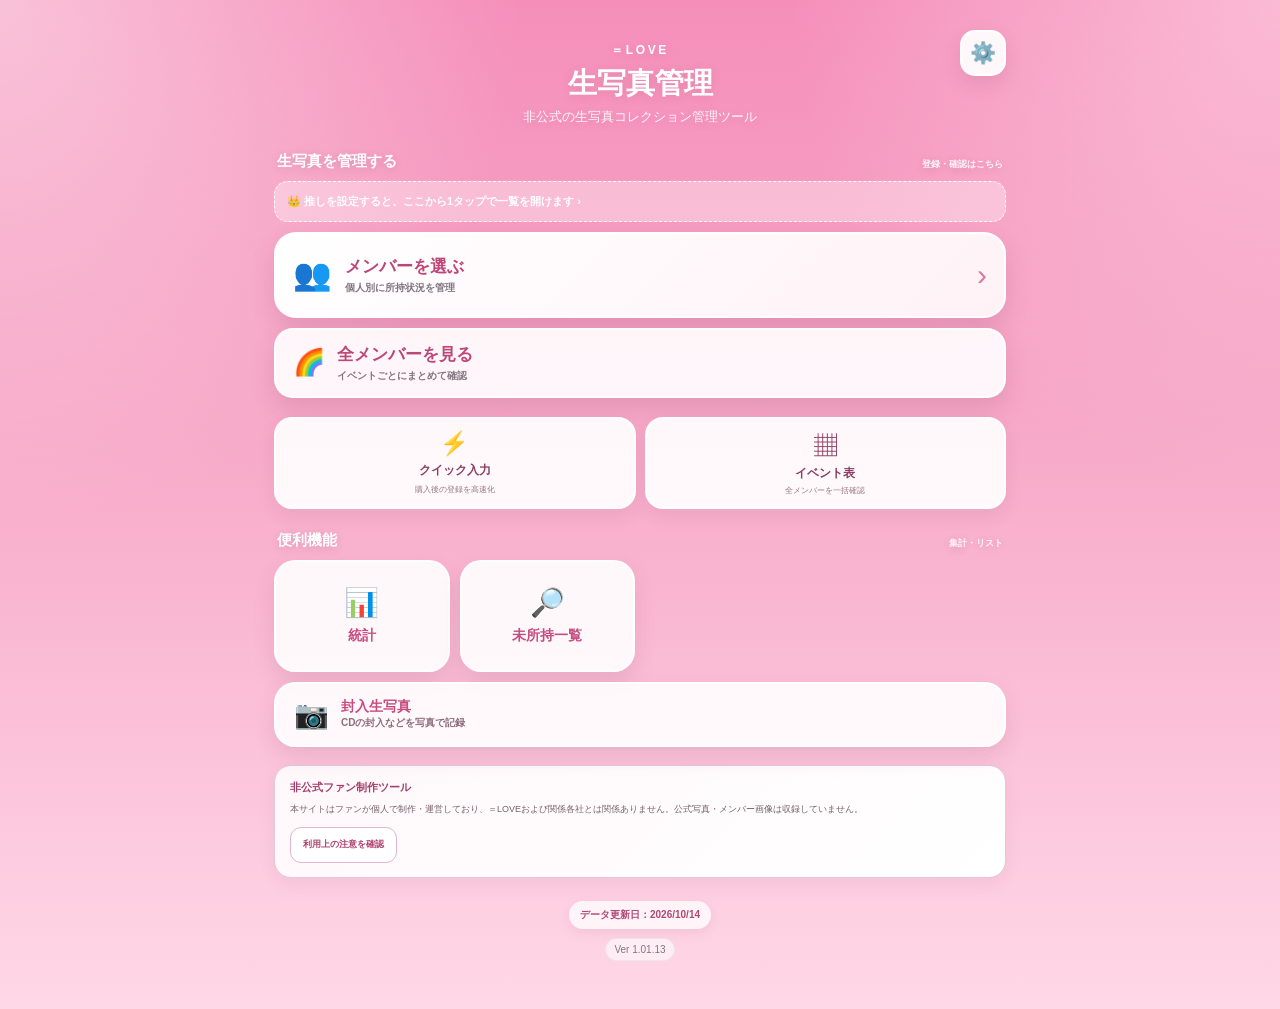
<file: index.html>
<!doctype html>
<html lang="ja">
<head>
<meta charset="utf-8">
<meta http-equiv="Content-Security-Policy" content="default-src 'self'; script-src 'self' 'sha256-HXKqMZk2ovenH/t74IptZVd75X6xMz8g60JNka0aYQU=' https://www.googletagmanager.com; script-src-attr 'none'; style-src 'self' 'unsafe-inline'; img-src 'self' blob: data: https://www.google-analytics.com https://*.google-analytics.com; connect-src 'self' https://www.google-analytics.com https://*.google-analytics.com https://*.analytics.google.com https://*.googletagmanager.com; font-src 'self'; manifest-src 'self'; worker-src 'self'; object-src 'none'; frame-src 'none'; media-src 'none'; base-uri 'none'; form-action 'none'; upgrade-insecure-requests">
<meta name="referrer" content="no-referrer">
<meta name="robots" content="index,follow,noarchive">
<meta name="viewport" content="width=device-width, initial-scale=1, viewport-fit=cover">
<meta name="theme-color" content="#ef7fad">
<meta name="application-name" content="非公式 ＝LOVE 生写真管理">
<meta name="description" content="＝LOVEの生写真を端末内で管理できる、ファン個人制作の非公式コレクション管理ツール">
<meta name="apple-mobile-web-app-capable" content="yes">
<meta name="apple-mobile-web-app-status-bar-style" content="default">
<meta name="apple-mobile-web-app-title" content="非公式 生写真管理">
<link rel="manifest" href="./manifest.webmanifest?v=1.01.13">
<link rel="apple-touch-icon" href="./icons/apple-touch-icon.png?v=1.01.13">
<title>【非公式】＝LOVE 生写真管理</title>
<!-- Google tag (gtag.js) -->
<script async src="https://www.googletagmanager.com/gtag/js?id=G-385XD642LL"></script>
<script>
  window.dataLayer = window.dataLayer || [];
  function gtag(){dataLayer.push(arguments);}
  gtag('js', new Date());

  gtag('config', 'G-385XD642LL');
</script>
<link rel="stylesheet" href="./css/style.css?v=1.01.13">
</head>
<body>
<section id="homeScreen" class="home dashboard-home">
<div class="wrap dashboard-wrap">
  <button id="openSettingsButton" class="dashboard-settings-button" aria-label="設定を開く">⚙️</button>
  <div class="logo dashboard-logo">
    <div class="eyebrow">＝LOVE</div>
    <h1>生写真管理</h1>
    <p>非公式の生写真コレクション管理ツール</p>
  </div>

  <section class="dashboard-section primary-section">
    <div class="dashboard-section-title">
      <span>生写真を管理する</span>
      <small>登録・確認はこちら</small>
    </div>
    <div id="homeShortcuts" class="home-shortcuts hidden" aria-label="推しメンバーへの近道"></div>
    <div class="manage-actions">
      <button id="openMemberSelectorButton" class="manage-main-button">
        <span class="manage-icon">👥</span>
        <span><b>メンバーを選ぶ</b><small>個人別に所持状況を管理</small></span>
        <i>›</i>
      </button>
      <button id="allMembersDashboardButton" class="manage-sub-button">
        <span>🌈</span>
        <span><b>全メンバーを見る</b><small>イベントごとにまとめて確認</small></span>
      </button>
      <div class="fast-manage-grid">
        <button id="quickInputDashboardButton" class="fast-manage-button"><span>⚡</span><b>クイック入力</b><small>購入後の登録を高速化</small></button>
        <button id="eventMatrixDashboardButton" class="fast-manage-button"><span>▦</span><b>イベント表</b><small>全メンバーを一括確認</small></button>
      </div>
    </div>
  </section>


  <section class="dashboard-section">
    <div class="dashboard-section-title">
      <span>便利機能</span>
      <small>集計・リスト</small>
    </div>
    <div class="dashboard-grid">
      <button class="dashboard-card" data-home-page="stats"><span>📊</span><b>統計</b></button>
      <button class="dashboard-card" data-home-page="missing"><span>🔎</span><b>未所持一覧</b></button>
      <button class="dashboard-card dashboard-card-wide" data-home-page="enclosed"><span>📷</span><b>封入生写真</b><small>CDの封入などを写真で記録</small></button>
    </div>
  </section>


  <section id="backupReminder" class="backup-reminder hidden" aria-label="バックアップのおすすめ">
    <b>💾 バックアップのおすすめ</b>
    <p><span id="backupReminderText"></span>登録した内容はこの端末の中だけにあるため、ブラウザのデータ削除や機種変更で消えることがあります。</p>
    <div class="backup-reminder-actions">
      <button type="button" id="backupReminderOpen">バックアップ画面を開く</button>
      <button type="button" id="backupReminderLater">あとで</button>
    </div>
  </section>

  <section class="public-home-notice" aria-label="非公式サイトの案内">
    <b>非公式ファン制作ツール</b>
    <p>本サイトはファンが個人で制作・運営しており、＝LOVEおよび関係各社とは関係ありません。公式写真・メンバー画像は収録していません。</p>
    <button type="button" data-home-page="legal">利用上の注意を確認</button>
  </section>

  <div id="dataUpdateLabel" class="data-update-label dashboard-update-label">データ更新日：読み込み中</div>
  <div id="versionLabel" class="version-label">Ver 1.01.13</div>
</div>

</section>


<div id="settingsSheetOverlay" class="utility-sheet-overlay hidden" aria-hidden="true">
  <div class="utility-sheet settings-utility-sheet" role="dialog" aria-modal="true" aria-labelledby="settingsSheetTitle">
    <div class="utility-sheet-handle"></div>
    <div class="utility-sheet-head">
      <div><h2 id="settingsSheetTitle">設定・その他</h2><p>カスタマイズやデータ管理をまとめています</p></div>
      <button id="closeSettingsSheetButton" class="utility-sheet-close" aria-label="閉じる">×</button>
    </div>
    <div class="utility-sheet-body">
      <div class="settings-menu-list">
        <button data-settings-page="memberImages"><span>🖼️</span><div><b>メンバー画像設定</b><small>端末内だけで好きな画像を表示</small></div><i>›</i></button>
        <button data-settings-page="oshi"><span>👑</span><div><b>推し設定</b><small>最推し・推し・気になるを設定</small></div><i>›</i></button>
        <button data-settings-page="backup"><span>💾</span><div><b>バックアップ・データ管理</b><small>保存・復元・端末内データ管理</small></div><i>›</i></button>
        <button data-settings-page="help"><span>📖</span><div><b>使い方</b><small>操作方法とデータ保護の案内</small></div><i>›</i></button>
        <button data-settings-page="legal"><span>🛡️</span><div><b>本サイトについて・利用上の注意</b><small>非公式表記・画像・プライバシー・免責</small></div><i>›</i></button>
        <button data-settings-page="about"><span>ℹ️</span><div><b>バージョン情報</b><small>サイトとデータの更新情報</small></div><i>›</i></button>
      </div>
    </div>
  </div>
</div>

<div id="memberSelectorOverlay" class="member-selector-overlay hidden" aria-hidden="true">
  <div class="member-selector-sheet" role="dialog" aria-modal="true" aria-labelledby="memberSelectorTitle">
    <div class="member-selector-handle"></div>
    <div class="member-selector-header">
      <div>
        <h2 id="memberSelectorTitle">メンバーを選ぶ</h2>
        <p>所持状況を管理するメンバーを選択してください</p>
      </div>
      <button id="closeMemberSelectorButton" class="member-selector-close" aria-label="閉じる">×</button>
    </div>
    <div class="member-selector-body">
      <div class="member-selector-label">現役メンバー</div>
      <div id="memberGrid" class="member-grid selector-member-grid"></div>
      <div class="member-selector-label graduated-label">卒業メンバー</div>
      <div id="graduatedMemberGrid" class="member-grid selector-member-grid graduated-grid"></div>
    </div>
  </div>
</div>

<section id="managerScreen" class="hidden">
<header class="topbar"><div class="top-inner"><div class="top-row"><button id="backButton" class="back">← 戻る</button><div class="member-heading"><strong id="memberTitle"></strong><span id="memberSub"></span></div><button id="quickMemberSwitchButton" class="quick-member-switch" aria-label="メンバーを変更">👥</button></div></div></header>
<div id="managerTools" class="manager-tools"><div class="top-inner">
  <div class="searchbox"><span>🔍</span><input id="searchInput" type="search" enterkeyhint="search" placeholder="年月・楽曲名・ツアー名・コラボ名で検索"><button type="button" id="clearSearchButton" class="search-clear hidden" aria-label="検索語を消す">×</button></div>
  <div class="unified-filter-toolbar">
    <button id="openCollectionFilterButton" class="filter-action-button"><span>⚙️</span><b>絞り込み</b><i id="collectionFilterCount" class="filter-count hidden">0</i></button>
    <button id="openCollectionSortButton" class="filter-action-button"><span>↕</span><b id="collectionSortLabel">新しい順</b></button>
    <button id="resetCollectionViewButton" class="filter-action-button reset-view-button"><span>↻</span><b>リセット</b></button>
  </div>
  <div id="collectionFilterChips" class="active-filter-chips"></div>
</div></div>
<div id="collectionStickyTools" class="manager-sticky-tools"><div class="top-inner">
  <div id="collectionOwnershipChips" class="ownership-chips hidden" role="group" aria-label="カテゴリと所持状況で切り替え"></div>
</div></div>
<main class="wrap">
<section id="collectionPage">
<div class="summary"><div class="summary-card"><b id="ownedTotal">0</b><span>所持枚数</span></div><div class="summary-card"><b id="ownedTypes">0</b><span>所持種類</span></div><div class="summary-card"><b id="completeSets">0</b><span>コンプセット</span></div></div>
<div class="summary-progress"><div class="summary-progress-line"><span>コンプ率</span><b id="compRateText">0%</b><small id="compRateDetail"></small></div><div class="bar"><span id="compRateBar"></span></div></div>
<div class="collection-mode-actions">
  <button id="openQuickInputButton"><span>⚡</span>クイック入力</button>
  <button id="openEventMatrixButton"><span>▦</span>イベント表</button>
</div>
<div id="eventList" class="event-list"></div>
<div class="notice">所持枚数・直筆・欲しい情報は、このブラウザ内に保存されます。</div>
</section>
<section id="quickPage" class="hidden"></section>
<section id="matrixPage" class="hidden"></section>
<section id="statsPage" class="hidden"></section>
<section id="missingPage" class="hidden"></section>
<section id="oshiPage" class="hidden"></section>
<section id="memberImagesPage" class="hidden"></section>
<section id="backupPage" class="hidden"></section>
<section id="helpPage" class="hidden"></section>
<section id="aboutPage" class="hidden"></section>
<section id="legalPage" class="hidden"></section>
<section id="enclosedPage" class="hidden"></section>
</main>
<nav class="bottom-nav">
<button data-page="collection" class="active"><span>📚</span>一覧</button>
<button data-page="home" class="nav-home" aria-label="ホームへ戻る"><span>🏠</span>ホーム</button>
<button data-page="stats"><span>📊</span>統計</button>
</nav>
</section>



<div id="imageAdjustSheetOverlay" class="utility-sheet-overlay hidden" aria-hidden="true">
  <div class="utility-sheet image-adjust-sheet" role="dialog" aria-modal="true" aria-labelledby="imageAdjustSheetTitle">
    <div class="utility-sheet-handle"></div>
    <div class="utility-sheet-head">
      <div>
        <h2 id="imageAdjustSheetTitle">画像の表示調整</h2>
        <p id="imageAdjustMemberName">メンバー画像</p>
      </div>
      <button id="closeImageAdjustSheetButton" class="utility-sheet-close" aria-label="閉じる">×</button>
    </div>
    <div class="utility-sheet-body">
      <p class="image-adjust-lead">ドラッグしながら動かすと、実際のメンバーカードに近い表示範囲を確認できます。</p>
      <div class="image-adjust-preview-grid">
        <div>
          <div class="image-adjust-preview-label">メンバーカード表示イメージ</div>
          <div id="imageAdjustPreviewFrame" class="image-adjust-preview card-preview">
            <img id="imageAdjustPreview" alt="画像表示位置のプレビュー">
            <div class="image-adjust-preview-shade"></div>
            <div id="imageAdjustPreviewName" class="image-adjust-preview-name"></div>
            <div class="image-adjust-drag-chip">⇅ ドラッグで位置調整</div>
          </div>
        </div>
        <div>
          <div class="image-adjust-preview-label">丸アイコン表示イメージ</div>
          <div class="image-adjust-avatar-preview">
            <img id="imageAdjustAvatarPreview" alt="丸アイコン表示のプレビュー">
          </div>
        </div>
      </div>
      <div class="image-adjust-controls">
        <label>
          <span>左右の位置 <b id="imagePositionXValue">50</b></span>
          <input id="imagePositionX" type="range" min="0" max="100" step="1" value="50">
        </label>
        <label>
          <span>上下の位置 <b id="imagePositionYValue">50</b></span>
          <input id="imagePositionY" type="range" min="0" max="100" step="1" value="50">
        </label>
        <label>
          <span>拡大 <b id="imageZoomValue">100%</b></span>
          <input id="imageZoom" type="range" min="100" max="240" step="1" value="100">
        </label>
      </div>
      <button id="resetImageAdjustButton" class="image-adjust-reset-button">↺ 位置と拡大をリセット</button>
      <p class="local-image-note">画像はこの端末のブラウザ内だけに保存され、外部へ送信されません。保存ボタンを押すと、書き込み後に設定値を読み直して確認します。</p>
    </div>
    <div class="utility-sheet-actions image-adjust-fixed-actions">
      <button id="cancelImageAdjustButton" class="sheet-clear-button">キャンセル</button>
      <button id="saveImageAdjustButton" class="sheet-apply-button">設定を保存</button>
    </div>
  </div>
</div>

<div id="enclosedEditSheetOverlay" class="utility-sheet-overlay hidden" aria-hidden="true">
  <div class="utility-sheet" role="dialog" aria-modal="true" aria-labelledby="enclosedEditTitle">
    <div class="utility-sheet-handle"></div>
    <div class="utility-sheet-head">
      <div><h2 id="enclosedEditTitle">封入生写真を追加</h2><p>写真は、保存したあとに枠をタップして入れられます</p></div>
      <button id="closeEnclosedEditButton" class="utility-sheet-close" aria-label="閉じる">×</button>
    </div>
    <div class="utility-sheet-body">
      <label class="sheet-field"><span>メンバー</span><select id="enclosedMemberInput"></select></label>
      <label class="sheet-field"><span>何の生写真か（イベント・作品名）</span><input id="enclosedTitleInput" type="text" maxlength="80" list="enclosedTitleList" autocomplete="off" placeholder="例）19thシングル 封入"></label>
      <datalist id="enclosedTitleList"></datalist>
      <div class="sheet-field-row">
        <label class="sheet-field"><span>枠の分け方</span><select id="enclosedLayoutType">
          <option value="ycf">ヨリ・チュウ・ヒキ</option>
          <option value="alpha">A・B・C…</option>
          <option value="number">1・2・3…</option>
        </select></label>
        <label class="sheet-field" id="enclosedLayoutCountField"><span>種類の数</span><select id="enclosedLayoutCount"></select></label>
      </div>
      <p id="enclosedLayoutPreview" class="enclosed-layout-preview"></p>
      <label class="sheet-field"><span>メモ（任意）</span><input id="enclosedNoteInput" type="text" maxlength="200" autocomplete="off" placeholder="例）Type-A"></label>
      <button type="button" id="deleteEnclosedButton" class="text-danger-button hidden">この記録を削除</button>
    </div>
    <div class="utility-sheet-actions">
      <button id="cancelEnclosedEditButton" class="sheet-clear-button">キャンセル</button>
      <button id="saveEnclosedEditButton" class="sheet-apply-button">保存する</button>
    </div>
  </div>
</div>

<div id="enclosedViewSheetOverlay" class="utility-sheet-overlay hidden" aria-hidden="true">
  <div class="utility-sheet enclosed-view-sheet" role="dialog" aria-modal="true" aria-labelledby="enclosedViewTitle">
    <div class="utility-sheet-handle"></div>
    <div class="utility-sheet-head">
      <div><h2 id="enclosedViewTitle">写真</h2><p id="enclosedViewSub"></p></div>
      <button id="closeEnclosedViewButton" class="utility-sheet-close" aria-label="閉じる">×</button>
    </div>
    <div class="utility-sheet-body">
      <div class="enclosed-view-frame"><img id="enclosedViewImage" alt="保存した生写真"></div>
    </div>
    <div class="utility-sheet-actions">
      <button id="removeEnclosedPhotoButton" class="sheet-clear-button">写真を削除</button>
      <button id="replaceEnclosedPhotoButton" class="sheet-apply-button">写真を入れ替える</button>
    </div>
  </div>
</div>

<div id="filterSheetOverlay" class="utility-sheet-overlay hidden" aria-hidden="true">
  <div class="utility-sheet" role="dialog" aria-modal="true" aria-labelledby="filterSheetTitle">
    <div class="utility-sheet-handle"></div>
    <div class="utility-sheet-head">
      <div><h2 id="filterSheetTitle">絞り込み</h2><p id="filterSheetDescription">表示する条件を選択してください</p></div>
      <button id="closeFilterSheetButton" class="utility-sheet-close" aria-label="閉じる">×</button>
    </div>
    <div id="filterSheetBody" class="utility-sheet-body"></div>
    <div class="utility-sheet-actions">
      <button id="clearFilterSheetButton" class="sheet-clear-button">すべて解除</button>
      <button id="applyFilterSheetButton" class="sheet-apply-button">適用する</button>
    </div>
  </div>
</div>

<div id="sortSheetOverlay" class="utility-sheet-overlay hidden" aria-hidden="true">
  <div class="utility-sheet sort-utility-sheet" role="dialog" aria-modal="true" aria-labelledby="sortSheetTitle">
    <div class="utility-sheet-handle"></div>
    <div class="utility-sheet-head">
      <div><h2 id="sortSheetTitle">並び順</h2><p>一覧の表示順を選択してください</p></div>
      <button id="closeSortSheetButton" class="utility-sheet-close" aria-label="閉じる">×</button>
    </div>
    <div id="sortSheetBody" class="utility-sheet-body"></div>
  </div>
</div>


<div id="bulkSheetOverlay" class="utility-sheet-overlay hidden" aria-hidden="true">
  <div class="utility-sheet bulk-utility-sheet" role="dialog" aria-modal="true" aria-labelledby="bulkSheetTitle">
    <div class="utility-sheet-handle"></div>
    <div class="utility-sheet-head">
      <div><h2 id="bulkSheetTitle">一括操作</h2><p id="bulkSheetDescription"></p></div>
      <button id="closeBulkSheetButton" class="utility-sheet-close" aria-label="閉じる">×</button>
    </div>
    <div id="bulkSheetBody" class="utility-sheet-body"></div>
  </div>
</div>
<div id="actionToast" class="action-toast hidden" role="status"></div>

<div id="updateBanner" class="update-banner hidden">
  <div><b>新しいバージョンがあります</b><span>最新版を反映するため再読み込みしてください。</span></div>
  <button id="applyUpdateButton">更新する</button>
</div>
<div id="offlineBanner" class="offline-banner hidden">オフラインで表示しています</div>
<script src="./js/app.js?v=1.01.13"></script>
<script src="./js/bootstrap.js?v=1.01.13"></script>
</body>
</html>
</file>
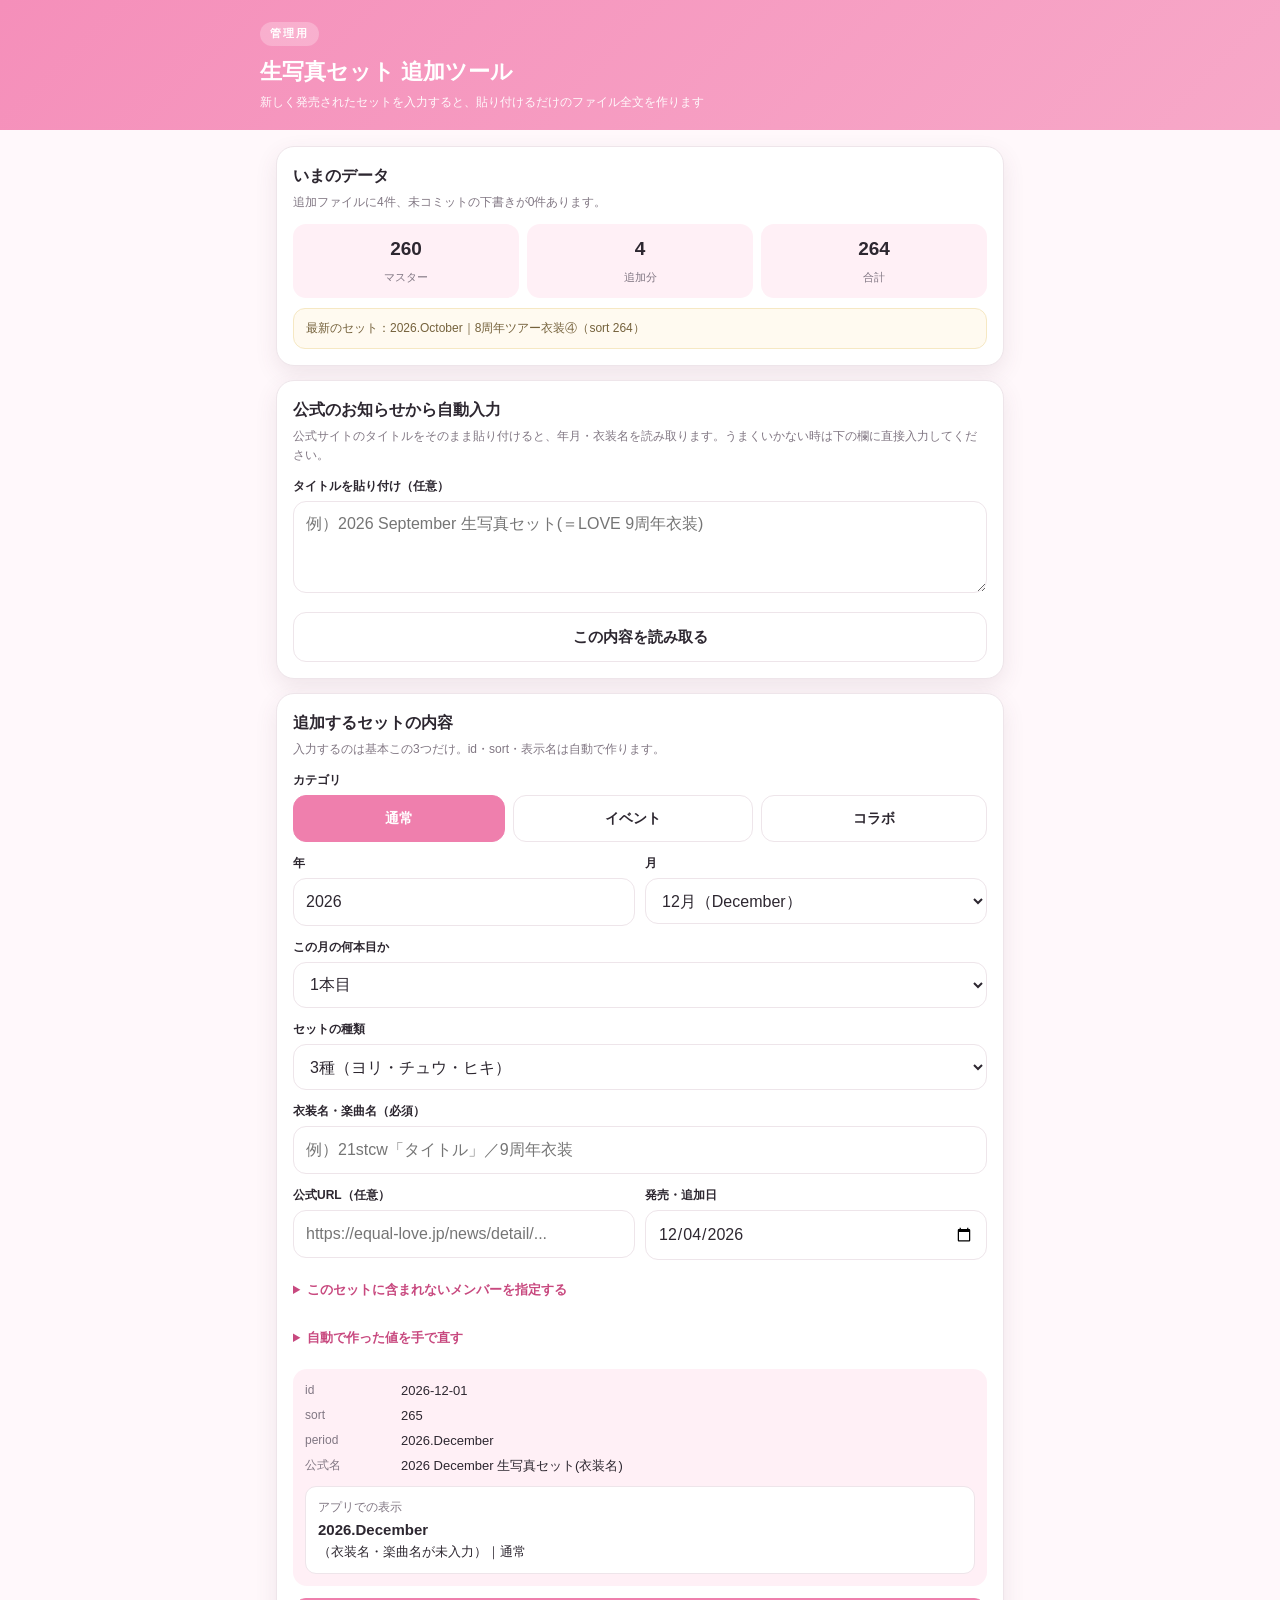
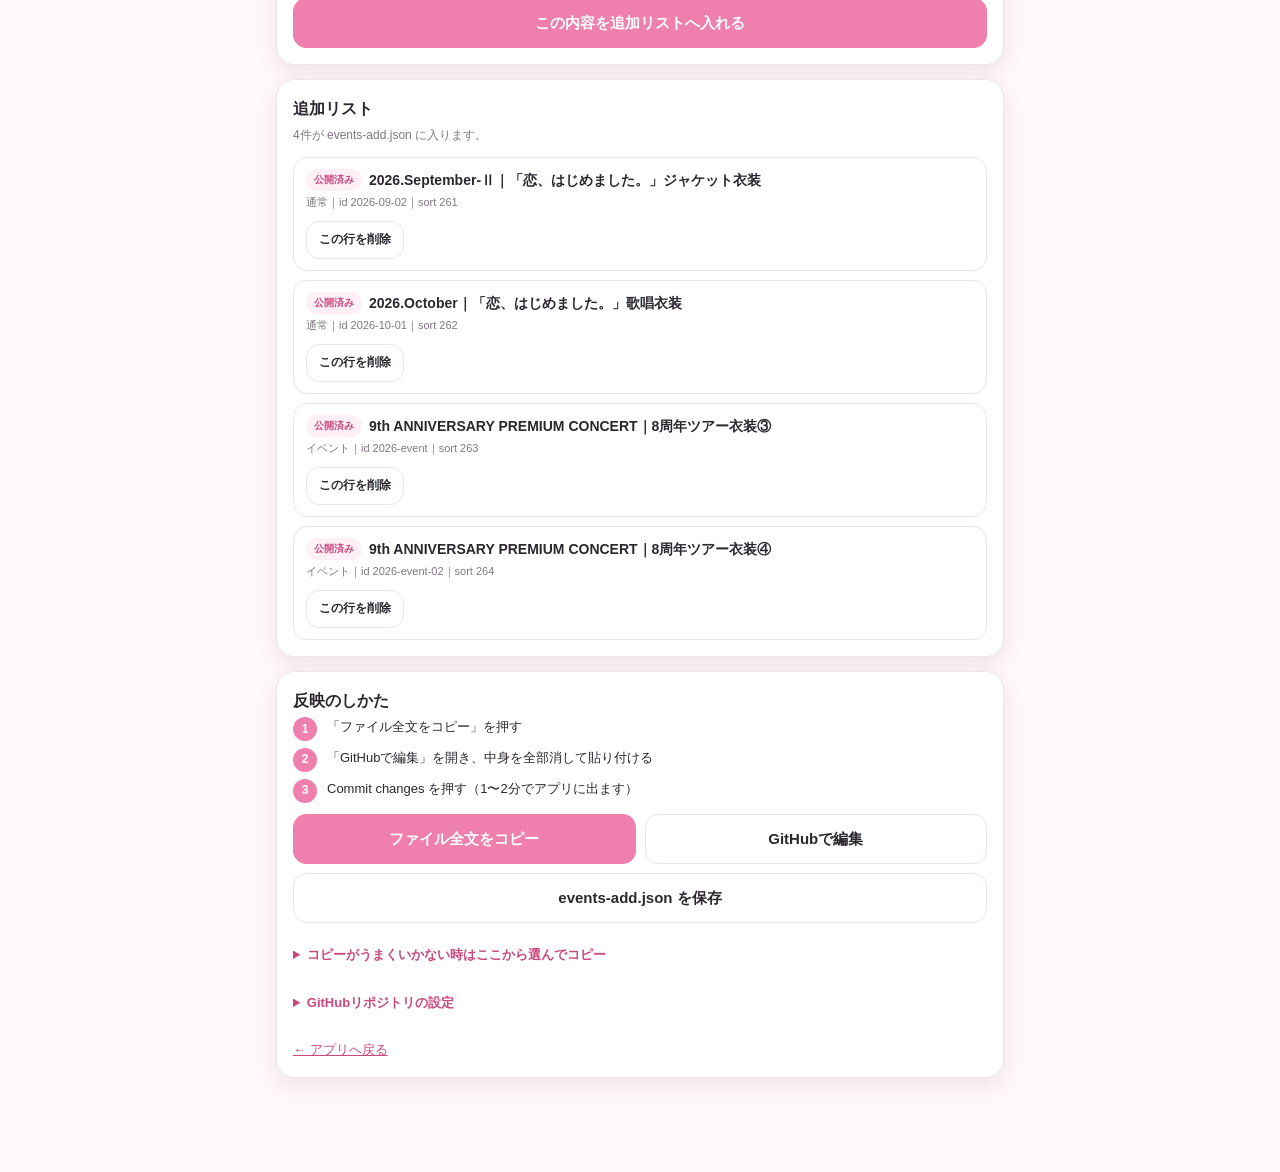
<file: tools/add-event.html>
<!doctype html>
<html lang="ja">
<head>
<meta charset="utf-8">
<meta http-equiv="Content-Security-Policy" content="default-src 'self'; script-src 'self'; script-src-attr 'none'; style-src 'self' 'unsafe-inline'; img-src 'self' data:; connect-src 'self'; font-src 'self'; object-src 'none'; frame-src 'none'; media-src 'none'; base-uri 'none'; form-action 'none'">
<meta name="referrer" content="no-referrer">
<meta name="robots" content="noindex,nofollow,noarchive">
<meta name="viewport" content="width=device-width, initial-scale=1, viewport-fit=cover">
<meta name="theme-color" content="#ef7fad">
<title>生写真セット 追加ツール（管理用）</title>
<style>
:root{
  --accent:#ef7fad;--accent-deep:#c8497f;--soft:#fff0f6;--page:#fff8fb;
  --text:#2d2730;--muted:#817783;--line:#eee5ea;--ok:#3b8a50;--ng:#c7395b;
  --shadow:0 8px 22px rgba(94,61,79,.10);
}
*{box-sizing:border-box}
[hidden]{display:none!important}
body{margin:0;padding:0 0 64px;background:var(--page);color:var(--text);
  font-family:-apple-system,BlinkMacSystemFont,"Segoe UI","Hiragino Sans","Yu Gothic",sans-serif;
  font-size:15px;line-height:1.6}
.wrap{width:min(100%,760px);margin:auto;padding:16px}
header.tool-head{background:linear-gradient(135deg,#f58fba,#f7a8c8);color:#fff;padding:20px 16px 18px}
header.tool-head .inner{width:min(100%,760px);margin:auto}
header.tool-head .tag{display:inline-block;font-size:11px;font-weight:900;letter-spacing:.18em;
  background:rgba(255,255,255,.25);border-radius:999px;padding:3px 10px}
header.tool-head h1{margin:8px 0 4px;font-size:22px}
header.tool-head p{margin:0;font-size:12px;color:rgba(255,255,255,.94)}
.panel{background:#fff;border:1px solid var(--line);border-radius:18px;padding:16px;
  box-shadow:var(--shadow);margin-bottom:14px}
.panel h2{margin:0 0 4px;font-size:16px}
.panel h2+.note{margin:0 0 12px}
.note{color:var(--muted);font-size:12px;margin:0 0 10px}
.status-grid{display:grid;grid-template-columns:repeat(3,1fr);gap:8px;margin:12px 0 0}
.status-grid div{background:var(--soft);border-radius:13px;padding:10px 8px;text-align:center}
.status-grid b{display:block;font-size:19px}
.status-grid span{font-size:11px;color:var(--muted)}
.latest{margin:10px 0 0;padding:10px 12px;border-radius:12px;background:#fffaf0;
  border:1px solid #f6e8c3;color:#75623c;font-size:12px}
label.field,div.field{display:block;margin-bottom:12px}
label.field>span,div.field>span{display:block;font-size:12px;font-weight:800;margin-bottom:5px}
input[type=text],input[type=number],input[type=date],select,textarea{
  width:100%;min-height:46px;font:inherit;font-size:16px;color:var(--text);
  border:1px solid var(--line);border-radius:13px;padding:10px 12px;background:#fff}
textarea{min-height:92px;line-height:1.5;resize:vertical}
textarea.output{font-family:ui-monospace,SFMono-Regular,Menlo,monospace;font-size:13px;min-height:190px}
.row{display:grid;gap:10px}
@media(min-width:520px){.row.two{grid-template-columns:1fr 1fr}.row.three{grid-template-columns:1fr 1fr 1fr}}
.seg{display:flex;gap:8px;flex-wrap:wrap}
.seg label{flex:1 1 auto;min-width:96px}
.seg input{position:absolute;opacity:0;pointer-events:none}
.seg span{display:block;text-align:center;padding:11px 8px;border-radius:13px;
  border:1px solid var(--line);background:#fff;font-weight:800;font-size:14px}
.seg input:checked+span{background:var(--accent);border-color:var(--accent);color:#fff}
.seg input:focus-visible+span{outline:2px solid var(--accent-deep);outline-offset:2px}
button{font:inherit;font-weight:800;border-radius:13px;min-height:48px;padding:12px 14px;
  border:1px solid var(--line);background:#fff;color:var(--text)}
button.primary{background:var(--accent);border-color:var(--accent);color:#fff}
button.wide{width:100%}
button:disabled{opacity:.5}
.button-row{display:grid;gap:9px;margin-top:4px}
@media(min-width:520px){.button-row.two{grid-template-columns:1fr 1fr}}
.preview{background:var(--soft);border-radius:14px;padding:12px;margin:2px 0 12px}
.preview dl{margin:0;display:grid;grid-template-columns:86px 1fr;gap:4px 10px;font-size:13px}
.preview dt{color:var(--muted);font-size:12px}
.preview dd{margin:0;word-break:break-all}
.preview .as-shown{margin:10px 0 0;padding:10px 12px;background:#fff;border-radius:11px;
  border:1px solid var(--line);font-size:13px}
.preview .as-shown b{display:block;font-size:15px}
details.manual{margin-bottom:12px}
details.manual summary{cursor:pointer;font-size:13px;font-weight:800;color:var(--accent-deep);
  padding:8px 0}
.member-check{display:grid;grid-template-columns:repeat(2,minmax(0,1fr));gap:7px;margin-top:8px}
.member-check label{display:flex;align-items:center;gap:7px;padding:9px 10px;border:1px solid var(--line);
  border-radius:12px;font-size:13px;background:#fff}
.member-check input{width:20px;height:20px;flex:none;margin:0}
.msg{margin:10px 0 0;padding:11px 13px;border-radius:12px;font-size:13px;display:none}
.msg.show{display:block}
.msg.ok{background:#effaf2;border:1px solid #a8d9b6;color:var(--ok)}
.msg.ng{background:#fdf0f3;border:1px solid #f0bccb;color:var(--ng)}
ul.entry-list{list-style:none;margin:0;padding:0;display:grid;gap:9px}
ul.entry-list li{border:1px solid var(--line);border-radius:14px;padding:11px 12px;background:#fff}
ul.entry-list .line1{display:flex;align-items:center;gap:7px;flex-wrap:wrap}
ul.entry-list .chip{font-size:10px;font-weight:900;border-radius:999px;padding:3px 8px;
  background:var(--soft);color:var(--accent-deep)}
ul.entry-list .chip.draft{background:#fff4d7;color:#8a6a1d}
ul.entry-list b{font-size:14px}
ul.entry-list small{display:block;color:var(--muted);font-size:11px;margin-top:3px;word-break:break-all}
ul.entry-list button{min-height:38px;padding:7px 12px;font-size:12px;margin-top:9px}
.steps{counter-reset:step;list-style:none;margin:0;padding:0;display:grid;gap:10px}
.steps li{counter-increment:step;position:relative;padding-left:34px;font-size:13px}
.steps li::before{content:counter(step);position:absolute;left:0;top:0;width:24px;height:24px;
  border-radius:50%;background:var(--accent);color:#fff;font-size:12px;font-weight:900;
  display:flex;align-items:center;justify-content:center}
.link-back{display:inline-block;margin-top:6px;color:var(--accent-deep);font-size:13px}
</style>
</head>
<body>
<header class="tool-head">
  <div class="inner">
    <span class="tag">管理用</span>
    <h1>生写真セット 追加ツール</h1>
    <p>新しく発売されたセットを入力すると、貼り付けるだけのファイル全文を作ります</p>
  </div>
</header>

<div class="wrap">
  <p class="msg show ng" id="jsStatus">ツールのプログラムがまだ動いていません。数秒たってもこの表示が消えない時は、Safariでこのページを開き直してください（「ファイル」アプリのプレビューでは動きません）。</p>
  <section class="panel">
    <h2>いまのデータ</h2>
    <p class="note" id="loadNote">読み込み中…</p>
    <div class="status-grid">
      <div><b id="countMaster">-</b><span>マスター</span></div>
      <div><b id="countAdded">-</b><span>追加分</span></div>
      <div><b id="countTotal">-</b><span>合計</span></div>
    </div>
    <p class="latest" id="latestInfo">最新のセット：読み込み中</p>
  </section>

  <section class="panel">
    <h2>公式のお知らせから自動入力</h2>
    <p class="note">公式サイトのタイトルをそのまま貼り付けると、年月・衣装名を読み取ります。うまくいかない時は下の欄に直接入力してください。</p>
    <label class="field">
      <span>タイトルを貼り付け（任意）</span>
      <textarea id="pasteInput" placeholder="例）2026 September 生写真セット(＝LOVE 9周年衣装)"></textarea>
    </label>
    <button type="button" class="wide" id="parseButton">この内容を読み取る</button>
    <div class="msg" id="parseMessage"></div>
  </section>

  <section class="panel">
    <h2>追加するセットの内容</h2>
    <p class="note">入力するのは基本この3つだけ。id・sort・表示名は自動で作ります。</p>

    <div class="field">
      <span>カテゴリ</span>
      <div class="seg">
        <label><input type="radio" name="category" value="通常" checked><span>通常</span></label>
        <label><input type="radio" name="category" value="イベント"><span>イベント</span></label>
        <label><input type="radio" name="category" value="コラボ"><span>コラボ</span></label>
      </div>
    </div>

    <div class="row two">
      <div class="field">
        <span><label for="yearInput">年</label></span>
        <input type="number" id="yearInput" min="2017" max="2099" step="1" inputmode="numeric">
      </div>
      <div class="field" id="monthField">
        <span><label for="monthInput">月</label></span>
        <select id="monthInput">
          <option value="1">1月（January）</option>
          <option value="2">2月（February）</option>
          <option value="3">3月（March）</option>
          <option value="4">4月（April）</option>
          <option value="5">5月（May）</option>
          <option value="6">6月（June）</option>
          <option value="7">7月（July）</option>
          <option value="8">8月（August）</option>
          <option value="9">9月（September）</option>
          <option value="10">10月（October）</option>
          <option value="11">11月（November）</option>
          <option value="12">12月（December）</option>
        </select>
      </div>
    </div>

    <div class="field" id="ordinalField">
      <span><label for="ordinalInput">この月の何本目か</label></span>
      <select id="ordinalInput">
        <option value="1">1本目</option>
        <option value="2">2本目（Ⅱ）</option>
        <option value="3">3本目（Ⅲ）</option>
        <option value="4">4本目（Ⅳ）</option>
        <option value="5">5本目（Ⅴ）</option>
        <option value="6">6本目（Ⅵ）</option>
        <option value="7">7本目（Ⅶ）</option>
        <option value="8">8本目（Ⅷ）</option>
      </select>
    </div>

    <div class="field" id="labelField" hidden>
      <span><label for="labelInput">期間の呼び名（英語名を入れるとidが分かりやすくなります）</label></span>
      <input type="text" id="labelInput" placeholder="例）tour / kokuritsu / cinnamoroll">
    </div>

    <div class="field" id="eventNameField" hidden>
      <span><label for="eventNameInput">ツアー名・イベント名（任意・アプリの一覧の上の行に出ます）</label></span>
      <input type="text" id="eventNameInput" placeholder="例）8th ANNIVERSARY PREMIUM TOUR">
    </div>

    <div class="field">
      <span><label for="setTypeInput">セットの種類</label></span>
      <select id="setTypeInput">
        <option value="3">3種（ヨリ・チュウ・ヒキ）</option>
        <option value="5">5種（ヨリ1・ヨリ2・ヨリ3・チュウ・ヒキ）</option>
      </select>
    </div>

    <label class="field">
      <span>衣装名・楽曲名（必須）</span>
      <input type="text" id="workInput" placeholder="例）21stcw「タイトル」／9周年衣装">
    </label>

    <div class="row two">
      <label class="field">
        <span>公式URL（任意）</span>
        <input type="text" id="urlInput" inputmode="url" placeholder="https://equal-love.jp/news/detail/...">
      </label>
      <label class="field">
        <span>発売・追加日</span>
        <input type="date" id="dateInput">
      </label>
    </div>

    <details class="manual">
      <summary>このセットに含まれないメンバーを指定する</summary>
      <p class="note">チェックしたメンバーは、このセットの一覧・未所持・コンプ率から外れます。全員入っている時は何も触らなくて大丈夫です。</p>
      <div class="member-check" id="memberCheckList"></div>
    </details>

    <details class="manual">
      <summary>自動で作った値を手で直す</summary>
      <div class="row two">
        <label class="field">
          <span>id（保存データの目印・あとで変更できません）</span>
          <input type="text" id="idInput">
        </label>
        <label class="field">
          <span>sort（並び順）</span>
          <input type="number" id="sortInput" step="1" inputmode="numeric">
        </label>
      </div>
      <label class="field">
        <span>period（一覧に出る表記）</span>
        <input type="text" id="periodInput">
      </label>
      <label class="field">
        <span>officialName（公式の名称）</span>
        <input type="text" id="officialNameInput">
      </label>
    </details>

    <div class="preview">
      <dl>
        <dt>id</dt><dd id="pvId">-</dd>
        <dt>sort</dt><dd id="pvSort">-</dd>
        <dt>period</dt><dd id="pvPeriod">-</dd>
        <dt>公式名</dt><dd id="pvOfficial">-</dd>
      </dl>
      <div class="as-shown">
        <span class="note" style="margin:0">アプリでの表示</span>
        <b id="pvShownPeriod">-</b>
        <span id="pvShownWork">-</span>
      </div>
    </div>

    <button type="button" class="primary wide" id="addButton">この内容を追加リストへ入れる</button>
    <div class="msg" id="addMessage"></div>
  </section>

  <section class="panel">
    <h2>追加リスト</h2>
    <p class="note" id="entryNote">まだありません。</p>
    <ul class="entry-list" id="entryList"></ul>
  </section>

  <section class="panel">
    <h2>反映のしかた</h2>
    <ol class="steps">
      <li>「ファイル全文をコピー」を押す</li>
      <li>「GitHubで編集」を開き、中身を全部消して貼り付ける</li>
      <li>Commit changes を押す（1〜2分でアプリに出ます）</li>
    </ol>
    <div class="button-row two" style="margin-top:14px">
      <button type="button" class="primary" id="copyButton">ファイル全文をコピー</button>
      <button type="button" id="githubButton">GitHubで編集</button>
    </div>
    <div class="button-row" style="margin-top:9px">
      <button type="button" id="downloadButton">events-add.json を保存</button>
    </div>
    <div class="msg" id="outputMessage"></div>
    <details class="manual" style="margin-top:14px">
      <summary>コピーがうまくいかない時はここから選んでコピー</summary>
      <textarea class="output" id="outputText" readonly></textarea>
    </details>
    <details class="manual">
      <summary>GitHubリポジトリの設定</summary>
      <div class="row two">
        <label class="field">
          <span>owner/repo</span>
          <input type="text" id="repoInput" placeholder="photomanager-0429/photomanager-0429.github.io">
        </label>
        <label class="field">
          <span>ブランチ</span>
          <input type="text" id="branchInput" placeholder="main">
        </label>
      </div>
      <button type="button" class="wide" id="saveRepoButton">この設定を覚える</button>
    </details>
    <a class="link-back" href="../">← アプリへ戻る</a>
  </section>
</div>

<script src="./add-event.js?v=4"></script>
</body>
</html>
</file>
<file: css/style.css>
:root{--accent:#ef7fad;--accent-2:#6d9ee8;--soft:#fff0f6;--soft-2:#d9e9ff;--member-bg:linear-gradient(135deg,#fbd7e7,#d9e9ff);--member-strong-bg:linear-gradient(90deg,#ef7fad,#6d9ee8);--page:#fff8fb;--text:#2d2730;--muted:#817783;--line:#eee5ea;--shadow:0 10px 28px rgba(94,61,79,.10)}
*{box-sizing:border-box}body{margin:0;font-family:-apple-system,BlinkMacSystemFont,"Segoe UI","Hiragino Sans","Yu Gothic",sans-serif;background:var(--page);color:var(--text)}
button,input,select{font:inherit}.hidden{display:none!important}.wrap{width:min(100%,980px);margin:auto;padding:14px}
.home{min-height:100vh;padding:28px 14px 90px;background:radial-gradient(circle at top left,rgba(255,255,255,.45) 0,transparent 32%),radial-gradient(circle at top right,rgba(255,221,235,.55) 0,transparent 30%),linear-gradient(180deg,#f58fba 0%,#f7a8c8 42%,#ffd8e7 100%)}
.logo{text-align:center;color:#fff;text-shadow:0 2px 10px rgba(157,54,100,.18)}.logo .eyebrow{font-size:12px;font-weight:900;letter-spacing:.22em;color:#fff}.logo h1{margin:5px 0 4px;font-size:29px}.logo p{margin:0;color:rgba(255,255,255,.92);font-size:14px}
.quick{border:1px solid rgba(255,255,255,.85);border-radius:17px;background:rgba(255,255,255,.9);padding:13px 8px;text-align:center;font-weight:900;color:#c84f85;box-shadow:0 8px 20px rgba(145,54,95,.12)}.quick span{display:block;font-size:22px;margin-bottom:5px}
.member-grid{display:grid;grid-template-columns:repeat(2,minmax(0,1fr));gap:12px;margin-top:18px}
.member-card{min-height:100px;border:2px solid rgba(255,255,255,.92);border-radius:20px;padding:17px 15px;text-align:left;box-shadow:0 10px 24px rgba(119,45,80,.14);color:var(--text);transition:.15s ease}
.member-card:active{transform:scale(.98)}.member-card .emoji{display:block;font-size:29px}.member-card .name{display:block;margin-top:8px;font-size:16px;font-weight:900}.member-card .small{display:block;margin-top:3px;font-size:11px;color:var(--muted)}
.member-card.all{grid-column:1/-1;min-height:auto;display:flex;align-items:center;gap:13px;background:linear-gradient(135deg,#fff0f7,#eef5ff)}.member-card.all .emoji{margin:0}.member-card.all .name{margin:0}
.topbar{position:sticky;top:0;z-index:30;background:color-mix(in srgb,var(--soft) 78%,white);backdrop-filter:blur(14px);border-bottom:1px solid var(--line)}
.top-inner{width:min(100%,980px);margin:auto;padding:13px 14px}.top-row{display:flex;align-items:center;justify-content:space-between;gap:10px}
.back{border:0;background:rgba(255,255,255,.82);border-radius:12px;padding:9px 11px}.member-heading{text-align:center;flex:1}.member-heading strong{display:block;font-size:20px}.member-heading span{font-size:11px;color:var(--muted)}
.searchbox{margin-top:12px;display:flex;align-items:center;gap:8px;padding:0 12px;border:1px solid var(--line);border-radius:14px;background:white}.searchbox input{border:0;outline:0;background:transparent;width:100%;min-height:44px}
select{min-height:42px;border:1px solid var(--line);border-radius:13px;padding:8px 11px;background:white;color:var(--text)}
.summary{display:grid;grid-template-columns:repeat(3,1fr);gap:9px;margin:14px 0}.summary-card{text-align:center;padding:12px 7px;border:1px solid var(--line);border-radius:16px;background:white}.summary-card b{display:block;font-size:20px}.summary-card span{font-size:11px;color:var(--muted)}
.notice{margin-bottom:13px;padding:11px 13px;border-radius:14px;background:#fffaf0;color:#75623c;border:1px solid #f6e8c3;font-size:11px;line-height:1.5}
.event-list{display:grid;gap:13px;padding-bottom:90px}.event-card,.panel{overflow:hidden;border:1px solid var(--line);border-radius:20px;background:white;box-shadow:var(--shadow)}
.event-head{padding:15px;border-bottom:1px solid var(--line)}.event-topline{display:flex;align-items:flex-start;justify-content:space-between;gap:10px}
.period{font-size:14px;font-weight:900}.work{margin-top:3px;font-size:16px;font-weight:900;line-height:1.35}.badges{display:flex;gap:6px;flex-wrap:wrap;justify-content:flex-end}
.badge{flex:none;border-radius:999px;padding:5px 9px;background:white;border:1px solid var(--accent);color:var(--accent);font-size:11px;font-weight:900}.badge.complete{background:#effaf2;border-color:#71b982;color:#3b8a50}
.pos-row{grid-template-columns:1fr auto;border-bottom:1px solid #f2edf0}
.count{width:24px;text-align:center;font-weight:900}

.event-footer{display:flex;justify-content:space-between;align-items:center;padding:0 15px 14px}.event-footer a{text-decoration:none;border:1px solid var(--accent);color:var(--accent);border-radius:11px;padding:8px 11px;font-size:12px;font-weight:900}
.expand-btn{border:0;border-radius:12px;background:var(--accent);color:white;padding:9px 12px;font-size:12px;font-weight:900}
.all-summary{font-size:12px;color:var(--muted);margin-top:7px}.all-members{padding:0 12px 14px}.all-row{border-top:1px solid #f1ebef;padding:12px 2px}.all-name{font-weight:900;margin-bottom:9px}
.all-pos-grid{display:grid;grid-template-columns:repeat(3,1fr);gap:7px}
.page-filter{margin:10px 0 14px}.page-filter select{width:100%}.page-head{padding:14px 0 5px}.page-head h2{margin:0;font-size:23px}.page-head p{margin:5px 0 0;color:var(--muted);font-size:13px}
.stat-grid{display:grid;grid-template-columns:repeat(2,1fr);gap:10px}.big-stat{padding:16px;border-radius:18px;background:white;border:1px solid var(--line);box-shadow:var(--shadow)}.big-stat b{display:block;font-size:26px}.big-stat span{font-size:12px;color:var(--muted)}
.panel{padding:16px}.panel h3{margin:0 0 12px}.year-row{margin:12px 0}.year-line{display:flex;justify-content:space-between;font-size:13px;font-weight:800}.bar{height:10px;border-radius:999px;background:#f0e9ed;overflow:hidden;margin-top:6px}.bar span{display:block;height:100%;border-radius:999px}
.item{padding:14px;border:1px solid var(--line);border-radius:17px;background:white;box-shadow:0 5px 16px rgba(94,61,79,.06)}.item-title{font-weight:900}.item-meta{margin-top:5px;color:var(--muted);font-size:12px}.item-tags{display:flex;flex-wrap:wrap;gap:6px;margin-top:9px}.pill{border-radius:999px;background:var(--soft);color:var(--accent);padding:5px 8px;font-size:11px;font-weight:900}
.empty{text-align:center;color:var(--muted);padding:40px 10px}
.bottom-nav{position:fixed;left:0;right:0;bottom:0;z-index:40;background:rgba(255,255,255,.94);backdrop-filter:blur(14px);border-top:1px solid var(--line);display:grid;padding-bottom:env(safe-area-inset-bottom)}
.bottom-nav button{border:0;background:transparent;padding:9px 4px 8px;color:var(--muted);font-size:11px}.bottom-nav span{display:block;font-size:19px;margin-bottom:2px}.bottom-nav button.active{color:var(--accent);font-weight:900}
@media(max-width:520px){.wrap{padding:12px}.member-grid{gap:10px}.all-pos-grid{gap:5px}.quick{font-size:12px}}

.version-label{
  right:10px;
  bottom:calc(66px + env(safe-area-inset-bottom));
  z-index:45;
  padding:5px 8px;
  border-radius:999px;
  border:1px solid var(--line);
  color:var(--muted);
  font-size:10px;
}

/* Ver0.85 バックアップ・復元 */
.backup-summary{display:grid;grid-template-columns:repeat(3,1fr);gap:9px;margin:14px 0}
.backup-summary div{text-align:center;padding:12px 6px;border:1px solid var(--line);border-radius:16px;background:#fff}
.backup-summary b{display:block;font-size:20px;color:var(--accent)}
.backup-summary span{display:block;margin-top:2px;font-size:11px;color:var(--muted)}
.backup-panel{margin-bottom:14px;padding:22px 18px;text-align:center}
.backup-panel h3{margin:5px 0 7px;font-size:18px}
.backup-panel p{margin:0 auto 16px;max-width:560px;color:var(--muted);font-size:13px;line-height:1.7}
.backup-icon{font-size:34px}
.primary-action,.secondary-action{display:block;width:100%;min-height:48px;border-radius:15px;padding:13px 16px;font-weight:900;text-align:center;cursor:pointer}
.primary-action{border:0;background:var(--accent);color:#fff;box-shadow:0 8px 20px color-mix(in srgb,var(--accent) 25%,transparent)}
.secondary-action{border:2px solid var(--accent);background:#fff;color:var(--accent)}
.primary-action:active,.secondary-action:active{transform:scale(.985)}
.file-input{position:absolute;width:1px;height:1px;overflow:hidden;clip:rect(0,0,0,0);white-space:nowrap}
.backup-warning{margin-top:13px;padding:10px 12px;border-radius:12px;background:#fff8df;border:1px solid #f0dea0;color:#705f25;font-size:11px;line-height:1.5;text-align:left}
.backup-message{min-height:24px;margin:4px 0 90px;padding:0 4px;text-align:center;font-size:13px;font-weight:800}
.backup-message.success{color:#34864a}
.backup-message.error{color:#c94747}

/* Ver0.9 卒業メンバー */

.graduated-grid{margin-top:12px}
.member-card.graduated{border-color:rgba(255,255,255,.8);filter:saturate(.65)}

.member-card.graduated .small{line-height:1.45}
.mini-graduated{display:inline-block;margin-left:6px;padding:2px 6px;border-radius:999px;background:#ececec;color:#777;font-size:9px;font-weight:900;vertical-align:middle}

/* Ver0.925 使いやすさ改善 */

.member-card{position:relative}

.badge.new-badge{background:linear-gradient(135deg,#ff5f9d,#f68bb5);border-color:#ff5f9d;color:#fff;box-shadow:0 4px 10px rgba(221,70,129,.18)}
.inline-new{display:inline-block;margin-right:5px;padding:2px 6px;border-radius:999px;background:#f56d9f;color:#fff;font-size:9px;font-weight:900;vertical-align:1px}

.missing-search{grid-column:1/-1;margin-top:0}
.missing-pill{background:#fff0f5;border:1px solid #f0a2bf;color:#cb4c7d}
.back-to-top{position:fixed;right:16px;bottom:calc(116px + env(safe-area-inset-bottom));z-index:55;width:46px;height:46px;border:0;border-radius:50%;background:var(--accent);color:#fff;font-size:24px;font-weight:900;box-shadow:0 8px 22px rgba(94,61,79,.24);opacity:0;pointer-events:none;transform:translateY(12px);transition:.18s ease}
.back-to-top.visible{opacity:1;pointer-events:auto;transform:translateY(0)}

/* Ver0.95 データ管理強化 */
.backup-preview{margin-top:14px}
.backup-preview.valid{padding:14px;border:1px solid #b9dfc2;border-radius:14px;background:#f2fbf4;text-align:left}
.backup-preview-title{font-weight:900;color:#328149}
.backup-preview-date{margin-top:5px;font-size:12px;color:#506456}
.backup-preview-counts{display:flex;flex-wrap:wrap;gap:7px;margin:10px 0}
.backup-preview-counts span{padding:5px 9px;border-radius:999px;background:#fff;border:1px solid #d7eadb;font-size:11px;font-weight:800}

.danger-panel{margin-bottom:100px;padding:22px 18px;text-align:center;border-color:#efcaca}
.danger-panel h3{margin:5px 0 7px;color:#a43838}
.danger-panel p{color:var(--muted);font-size:12px;line-height:1.6}
.danger-action{display:block;width:100%;min-height:48px;border:2px solid #d64a4a;border-radius:15px;background:#fff;color:#c53f3f;padding:12px;font-weight:900}

/* Ver0.96 PWA・更新通知・オフライン */
.update-banner{position:fixed;left:12px;right:12px;bottom:calc(82px + env(safe-area-inset-bottom));z-index:100;display:flex;align-items:center;justify-content:space-between;gap:12px;padding:12px 13px;border:1px solid #edb8cd;border-radius:16px;background:rgba(255,255,255,.97);box-shadow:0 12px 32px rgba(92,41,67,.22);backdrop-filter:blur(12px)}
.update-banner div{display:grid;gap:2px}
.update-banner b{font-size:13px;color:#bd4e7d}
.update-banner span{font-size:10px;color:var(--muted);line-height:1.4}
.update-banner button{flex:none;border:0;border-radius:12px;background:var(--accent);color:#fff;padding:9px 12px;font-size:12px;font-weight:900}
.offline-banner{position:fixed;top:calc(8px + env(safe-area-inset-top));left:50%;z-index:110;transform:translateX(-50%);padding:6px 11px;border-radius:999px;background:#555;color:#fff;font-size:10px;font-weight:900;box-shadow:0 6px 16px rgba(0,0,0,.15)}
@media (display-mode:standalone){
  body{overscroll-behavior-y:none}
  .home{padding-top:calc(28px + env(safe-area-inset-top))}
  .topbar{padding-top:env(safe-area-inset-top)}
}

/* Ver0.97 コンパクト表示・未所持順・タイトル改行対策 */
.positions{
  display:grid;
  grid-template-columns:repeat(3,minmax(0,1fr));
  gap:7px;
  padding:8px 12px 13px;
}
.pos-row{
  display:flex;
  min-width:0;
  min-height:0;
  flex-direction:column;
  align-items:stretch;
  gap:7px;
  padding:9px 6px;
  border:1px solid var(--line);
  border-radius:14px;
  background:#fff;
}
.pos-row:last-child{border-bottom:1px solid var(--line)}
.pos-row>span{
  text-align:center;
  font-size:12px;
  font-weight:900;
  color:var(--accent);
}

.event-topline>div:first-child{
  flex:1;
  min-width:0;
}
.work{
  white-space:nowrap;
  overflow:hidden;
  text-overflow:ellipsis;
}
.badges{
  flex:none;
  max-width:45%;
}
@media(max-width:370px){
  .positions{gap:5px;padding-left:8px;padding-right:8px}
  .pos-row{padding-left:4px;padding-right:4px}
  .badges{max-width:48%}
}

/* Ver0.98 未所持グループ・コンプ率・濃いパステルカラー */
.member-card:not(.graduated){
  background:linear-gradient(140deg,var(--card-soft,#f5d5e3),rgba(255,255,255,.88));
}

.member-rate-bar{
  display:block;
  height:6px;
  margin-top:4px;
  overflow:hidden;
  border-radius:999px;
  background:rgba(255,255,255,.78);
  box-shadow:inset 0 0 0 1px rgba(80,55,68,.07);
}
.member-rate-bar i{
  display:block;
  height:100%;
  border-radius:inherit;
}

#missingEventOrder{grid-column:1/-1}
.missing-member-list{display:grid;gap:16px;padding-bottom:90px}
.missing-member-section{
  overflow:hidden;
  border:1px solid var(--line);
  border-radius:20px;
  background:#fff;
  box-shadow:var(--shadow);
}
.missing-member-head{
  display:flex;
  align-items:center;
  justify-content:space-between;
  gap:10px;
  padding:13px 14px;
  border-left:7px solid var(--member-accent);
}
.missing-member-head b{font-size:15px}
.missing-member-head>span{font-size:11px;font-weight:900;}
.missing-event-list{display:grid;gap:8px;padding:10px}
.missing-event-item{
  box-shadow:none;
  border-radius:14px;
  padding:11px 12px;
}
.missing-event-item .item-title{font-size:13px}
.missing-event-item .item-meta{line-height:1.45}

/* Ver0.99 推しカスタマイズ */

#oshiFilter{grid-column:1/-1}
.oshi-badge{display:inline-block;padding:3px 7px;border-radius:999px;font-size:9px;font-weight:900;white-space:nowrap}
.member-card>.oshi-badge{position:absolute;top:10px;left:10px}
.oshi-badge.rank-favorite{background:#fff0af;color:#8b6500;border:1px solid #e7c647}
.oshi-badge.rank-oshi{background:#ffe1ed;color:#bd4678;border:1px solid #ee9abd}
.oshi-badge.rank-interest{background:#f4eaff;color:#7650a1;border:1px solid #c8abe7}
.member-card.oshi-card{border-width:3px!important;box-shadow:0 12px 28px color-mix(in srgb,var(--card-accent) 24%,transparent)}
.member-card.rank-favorite{transform:translateY(-2px)}
.dual-filter{display:grid;grid-template-columns:1fr auto;gap:8px}
.oshi-toggle{border:1px solid #e5c6d2;border-radius:13px;background:#fff;color:#a75a79;padding:8px 12px;font-weight:900}
.oshi-toggle.on{background:#fff0f6;border-color:#e67eaa;color:#c54277}
.oshi-focus-list{display:grid;gap:12px;margin:14px 0}
.oshi-focus-card{position:relative;overflow:hidden;padding:17px;border:2px solid var(--member-accent);border-radius:21px;background:linear-gradient(135deg,var(--member-soft),#fff);box-shadow:var(--shadow)}
.oshi-focus-head{display:flex;align-items:center;gap:11px}

.oshi-focus-head div{flex:1}.oshi-focus-head div>span{font-size:10px;font-weight:900;color:var(--member-accent)}
.oshi-focus-head h3{margin:2px 0 0}.oshi-focus-head>b{font-size:25px;color:var(--member-accent)}
.oshi-focus-stats{display:grid;grid-template-columns:repeat(3,1fr);gap:6px;margin-top:13px}
.oshi-focus-stats span{padding:8px 4px;border-radius:11px;background:rgba(255,255,255,.78);text-align:center;font-size:10px}.oshi-focus-stats b{display:block;margin-top:2px;font-size:13px}
.oshi-actions{display:grid;gap:8px;margin-top:12px}
.oshi-actions button{border:1px solid var(--member-accent);border-radius:12px;padding:9px;font-size:11px;font-weight:900}
.oshi-celebrate{margin:-17px -17px 13px;padding:8px;background:linear-gradient(90deg,#fff1a8,#ffd3e5);text-align:center;font-size:12px;font-weight:900;color:#9a5c18}
.oshi-empty{margin:14px 0;padding:22px;border:1px dashed #e1b7c9;border-radius:17px;background:#fff7fa;text-align:center;color:#b45d82;font-weight:800}
.oshi-settings-panel{padding:17px}
.oshi-settings-panel>h3{margin:0}.oshi-settings-panel>p{margin:5px 0 14px;color:var(--muted);font-size:11px;line-height:1.5}
.oshi-settings-list{display:grid;gap:9px}
.oshi-setting-card{padding:12px;border:1px solid var(--line);border-left:6px solid var(--member-accent);border-radius:15px;background:linear-gradient(90deg,var(--member-soft),#fff)}
.oshi-setting-main{display:flex;align-items:center;justify-content:space-between;gap:8px}
.oshi-setting-name{flex-wrap:wrap;font-size:13px}
.oshi-rank-select{min-width:116px}
.oshi-mini-stats{display:grid;grid-template-columns:repeat(3,1fr);gap:5px;margin-top:9px}.oshi-mini-stats span{text-align:center;font-size:9px;color:var(--muted)}.oshi-mini-stats b{display:block;font-size:12px;color:var(--member-accent)}
@media(max-width:390px){.oshi-setting-main{align-items:flex-start;flex-direction:column}.oshi-rank-select{width:100%}}

/* Ver1.0 完成版 */
.data-update-label{margin:15px auto 2px;padding:7px 11px;width:max-content;max-width:100%;border-radius:999px;background:rgba(255,255,255,.78);color:#b24675;font-size:10px;font-weight:900;box-shadow:0 4px 12px rgba(120,45,80,.08)}
.guide-list{display:grid;gap:11px;padding-bottom:90px}
.guide-card{display:flex;gap:12px;padding:15px}
.guide-card>span{display:grid;place-items:center;flex:none;width:32px;height:32px;border-radius:50%;background:var(--accent);color:#fff;font-weight:900}
.guide-card h3{margin:1px 0 5px;font-size:15px}.guide-card p{margin:0;color:var(--muted);font-size:12px;line-height:1.65}
.guide-card.important{border-color:#efb5ca;background:#fff8fb}
.about-hero{padding:24px;text-align:center;background:linear-gradient(135deg,#ffd2e3,#fff)}
.about-version{font-size:29px;font-weight:950;color:#c6487e}.about-status{display:inline-block;margin-top:7px;padding:5px 9px;border-radius:999px;background:#eaf8ee;color:#39824c;font-size:10px;font-weight:900}.about-hero p{margin:12px 0 0;color:var(--muted);font-size:12px}
.about-grid{display:grid;grid-template-columns:repeat(3,1fr);gap:8px;margin-top:12px}.about-grid .panel{padding:14px 5px;text-align:center}.about-grid b{display:block;font-size:20px;color:var(--accent)}.about-grid span{font-size:10px;color:var(--muted)}
.about-notes{margin:12px 0 90px;padding:18px}.about-notes h3{margin:0 0 6px}.about-notes h3:not(:first-child){margin-top:18px}.about-notes p{margin:0;color:var(--muted);font-size:12px;line-height:1.7}
.empty-state{padding:36px 18px;border:1px dashed #e2baca;border-radius:20px;background:#fff9fb;text-align:center}.empty-state>span{font-size:34px}.empty-state h3{margin:8px 0 5px}.empty-state p{margin:0;color:var(--muted);font-size:12px}.empty-state button{margin-top:14px;border:0;border-radius:13px;background:var(--accent);color:#fff;padding:10px 15px;font-weight:900}
.fatal-error{display:grid;place-items:center;min-height:100vh;padding:20px;background:linear-gradient(180deg,#f7a8c8,#ffe7f0);font-family:-apple-system,BlinkMacSystemFont,"Segoe UI","Hiragino Sans","Yu Gothic",sans-serif}
.fatal-error-card{width:min(100%,440px);padding:27px 20px;border-radius:24px;background:#fff;text-align:center;box-shadow:0 18px 44px rgba(102,42,69,.2)}.fatal-error-icon{font-size:43px}.fatal-error h1{margin:10px 0 7px;font-size:22px}.fatal-error p{margin:0;color:#756b72;font-size:13px;line-height:1.7}.fatal-error details{margin:15px 0;text-align:left;font-size:11px}.fatal-error code{display:block;margin-top:6px;padding:9px;border-radius:9px;background:#f5f1f3;word-break:break-all}.fatal-error button,.fatal-error a{display:block;width:100%;margin-top:9px;border-radius:13px;padding:11px;font-weight:900;text-decoration:none}.fatal-error button{border:0;background:#ef7fad;color:#fff}.fatal-error a{border:1px solid #ef7fad;color:#c24f7e;background:#fff}
@media(max-width:390px){
  
  .quick{padding-left:5px;padding-right:5px}
  .about-grid{gap:5px}.about-grid span{font-size:9px}
  .summary-card b{font-size:18px}
  .top-inner{padding-left:10px;padding-right:10px}
}

/* Ver1.0.0 サイレント更新：Pattern B ダッシュボード */
.dashboard-home{
  min-height:100vh;
  padding:28px 14px calc(34px + env(safe-area-inset-bottom));
}
.dashboard-wrap{max-width:760px}
.dashboard-logo{margin-bottom:26px}
.dashboard-logo p{font-size:13px}
.dashboard-section{margin-top:22px}
.dashboard-section:first-of-type{margin-top:0}
.dashboard-section-title{
  display:flex;
  align-items:flex-end;
  justify-content:space-between;
  gap:10px;
  margin:0 3px 10px;
  color:#fff;
  text-shadow:0 2px 8px rgba(118,42,77,.18);
}
.dashboard-section-title>span{font-size:15px;font-weight:950}
.dashboard-section-title>small{font-size:9px;font-weight:800;color:rgba(255,255,255,.88)}
.manage-actions{display:grid;gap:10px}
.manage-main-button,.manage-sub-button{
  width:100%;
  border:2px solid rgba(255,255,255,.9);
  text-align:left;
  box-shadow:0 11px 25px rgba(119,45,80,.15);
}
.manage-main-button{
  display:grid;
  grid-template-columns:auto 1fr auto;
  align-items:center;
  gap:13px;
  min-height:86px;
  padding:15px 17px;
  border-radius:22px;
  background:linear-gradient(135deg,#fff,#fff2f7);
  color:#bd4678;
}
.manage-main-button .manage-icon{font-size:31px}
.manage-main-button b,.manage-sub-button b{display:block;font-size:17px}
.manage-main-button small,.manage-sub-button small{display:block;margin-top:3px;color:#827580;font-size:10px;font-weight:700}
.manage-main-button i{font-size:30px;font-style:normal;font-weight:300;color:#d779a1}
.manage-sub-button{
  display:flex;
  align-items:center;
  gap:12px;
  min-height:67px;
  padding:13px 17px;
  border-radius:19px;
  background:rgba(255,255,255,.9);
  color:#bd4678;
}
.manage-sub-button>span:first-child{font-size:26px}
.dashboard-grid{
  display:grid;
  grid-template-columns:repeat(2,minmax(0,1fr));
  gap:10px;
}
.dashboard-card{
  min-height:102px;
  border:2px solid rgba(255,255,255,.86);
  border-radius:21px;
  padding:15px 8px;
  background:rgba(255,255,255,.9);
  color:#c64b80;
  box-shadow:0 10px 22px rgba(119,45,80,.12);
  text-align:center;
}
.dashboard-card span{display:block;margin-bottom:7px;font-size:28px}
.dashboard-card b{font-size:14px}
.dashboard-card:active,.manage-main-button:active,.manage-sub-button:active{transform:scale(.985)}
.dashboard-update-label{margin-top:23px}
body.selector-open{overflow:hidden}
.member-selector-overlay{
  position:fixed;
  inset:0;
  z-index:130;
  display:flex;
  align-items:flex-end;
  justify-content:center;
  padding-top:env(safe-area-inset-top);
  background:rgba(55,33,45,.4);
  backdrop-filter:blur(5px);
}
.member-selector-sheet{
  width:min(100%,760px);
  max-height:91vh;
  border-radius:26px 26px 0 0;
  background:#fff8fb;
  box-shadow:0 -18px 45px rgba(65,31,48,.25);
  animation:selectorSlideUp .2s ease-out;
}
@keyframes selectorSlideUp{
  from{transform:translateY(24px);opacity:.45}
  to{transform:translateY(0);opacity:1}
}
.member-selector-handle{
  width:42px;
  margin:9px auto 3px;
  border-radius:999px;
}
.member-selector-header{
  display:flex;
  align-items:flex-start;
  justify-content:space-between;
  gap:12px;
  padding:12px 16px 13px;
  border-bottom:1px solid var(--line);
}
.member-selector-header h2{margin:0;font-size:20px}
.member-selector-header p{margin:4px 0 0;color:var(--muted);font-size:10px}
.member-selector-close{
  flex:none;
  width:38px;
  height:38px;
  border:0;
  border-radius:50%;
  background:#f3e8ed;
  color:#8c7480;
  font-size:23px;
  line-height:1;
}
.member-selector-body{
  padding:14px 14px calc(26px + env(safe-area-inset-bottom));
}
.member-selector-label{
  margin:0 2px 9px;
  color:#b94a79;
  font-size:13px;
  font-weight:950;
}
.member-selector-label.graduated-label{
  margin-top:22px;
  padding-top:17px;
  border-top:1px solid var(--line);
  color:#777;
}
.selector-member-grid{margin-top:0}
.selector-member-grid .member-card{min-height:112px}
.selector-member-grid .member-card .name{font-size:14px}
.selector-member-grid .member-card .small{font-size:9px}
@media(min-width:680px){
  .dashboard-grid{grid-template-columns:repeat(4,minmax(0,1fr))}
  .dashboard-card{min-height:112px}
  .selector-member-grid{grid-template-columns:repeat(3,minmax(0,1fr))}
}
@media(max-width:380px){
  .dashboard-card{min-height:92px;padding:12px 5px}
  .dashboard-card span{font-size:24px}
  .dashboard-card b{font-size:12px}
  .manage-main-button b,.manage-sub-button b{font-size:15px}
  .selector-member-grid{gap:8px}
}

/* Ver1.0.0 サイレント更新：メンバー選択シートのスワイプ操作 */
.member-selector-sheet{
  touch-action:pan-y;
  transition:transform .18s ease-out;
  will-change:transform;
}
.member-selector-sheet.swiping{transition:none}

.member-selector-handle{
  height:6px;
  background:#cfb5c1;
}

/* Ver1.01：年代フィルター */

/* Ver1.02：統合フィルター・データ保護 */
.unified-filter-toolbar{
  display:grid;
  grid-template-columns:1fr 1fr;
  gap:9px;
  margin-top:9px;
}
.reset-view-button{
  grid-column:1 / -1;
  min-height:38px;
  background:rgba(255,248,251,.96);
  color:#8f6175;
  border-style:dashed;
}
.filter-action-button{
  position:relative;
  min-height:45px;
  display:flex;
  align-items:center;
  justify-content:center;
  gap:7px;
  border:1px solid rgba(213,88,141,.18);
  border-radius:14px;
  background:rgba(255,255,255,.94);
  color:#a9406d;
  box-shadow:0 5px 13px rgba(106,45,72,.07);
}
.filter-action-button b{font-size:12px}
.filter-action-button>span{font-size:15px}
.filter-count{
  display:inline-grid;
  place-items:center;
  min-width:19px;
  height:19px;
  padding:0 5px;
  border-radius:999px;
  background:#df5b92;
  color:#fff;
  font-size:9px;
  font-style:normal;
}
.active-filter-chips{
  display:flex;
  gap:7px;
  overflow-x:auto;
  margin-top:8px;
  padding-bottom:2px;
  scrollbar-width:none;
}
.active-filter-chips:empty{display:none}
.active-filter-chips::-webkit-scrollbar{display:none}
.active-filter-chip{
  flex:none;
  border:1px solid rgba(217,91,145,.22);
  border-radius:999px;
  padding:7px 10px;
  background:#fff0f6;
  color:#9b3e66;
  font-size:10px;
  font-weight:850;
}
.active-filter-chip span{margin-left:3px;color:#c2698e}
.unified-list-tools{margin:0 0 13px}
.utility-sheet-open{overflow:hidden}
.utility-sheet-overlay{
  position:fixed;
  inset:0;
  z-index:160;
  display:flex;
  align-items:flex-end;
  justify-content:center;
  background:rgba(48,29,39,.42);
  backdrop-filter:blur(5px);
}
.utility-sheet{
  width:min(100%,720px);
  max-height:88vh;
  border-radius:27px 27px 0 0;
  background:#fffafd;
  box-shadow:0 -18px 48px rgba(54,29,42,.25);
  animation:sheetUp .18s ease-out;
}
@keyframes sheetUp{from{transform:translateY(25px);opacity:.55}to{transform:none;opacity:1}}
.utility-sheet-handle{
  width:44px;height:6px;margin:9px auto 2px;border-radius:99px;background:#d9bbc8;
}
.utility-sheet-head{
  display:flex;justify-content:space-between;gap:12px;align-items:flex-start;
  padding:12px 17px 14px;border-bottom:1px solid var(--line);
}
.utility-sheet-head h2{margin:0;font-size:19px}
.utility-sheet-head p{margin:4px 0 0;color:var(--muted);font-size:10px}
.utility-sheet-close{
  width:38px;height:38px;border:0;border-radius:50%;background:#f3e7ed;color:#846976;font-size:23px;
}
.utility-sheet-body{padding:16px 16px 24px;
}
.sheet-field{display:block;margin-bottom:15px}
.sheet-field>span{display:block;margin:0 2px 6px;color:#75505f;font-size:11px;font-weight:900}
.sheet-field select{width:100%;min-height:46px;border-radius:13px}
.sheet-toggle-group{display:grid;gap:9px;margin-top:4px}
.sheet-toggle{
  display:flex;align-items:center;gap:10px;min-height:48px;padding:0 13px;
  border:1px solid var(--line);border-radius:13px;background:#fff;
  color:#6d4d5a;font-size:12px;font-weight:850;
}
.sheet-toggle input{width:19px;height:19px;accent-color:#d95b91}
.utility-sheet-actions{
  display:grid;grid-template-columns:1fr 1.4fr;gap:9px;
  padding:11px 15px calc(12px + env(safe-area-inset-bottom));
  border-top:1px solid var(--line);background:rgba(255,255,255,.96);
}
.sheet-clear-button,.sheet-apply-button{
  min-height:47px;border-radius:14px;font-size:12px;font-weight:950;
}
.sheet-clear-button{border:1px solid var(--line);background:#fff;color:#7d6370}
.sheet-apply-button{border:0;background:linear-gradient(135deg,#e66b9f,#cb4d84);color:#fff}
.sort-choice-list{display:grid;gap:8px}
.sort-choice{
  display:flex;align-items:center;justify-content:space-between;
  min-height:53px;padding:0 15px;border:1px solid var(--line);border-radius:14px;background:#fff;
  color:#684b58;font-size:13px;font-weight:900;
}
.sort-choice.selected{border-color:#db709f;background:#fff0f6;color:#aa3d6d}
.sort-choice i{font-style:normal;color:#cf4f85;font-size:17px}
.auto-backup-list{display:grid;gap:8px;margin-top:12px}
.auto-backup-row{
  display:flex;align-items:center;justify-content:space-between;gap:10px;
  padding:11px;border:1px solid var(--line);border-radius:13px;background:#fff;
}
.auto-backup-row b{display:block;font-size:11px}
.auto-backup-row span{display:block;margin-top:3px;color:var(--muted);font-size:9px}
.auto-backup-row button{
  flex:none;border:0;border-radius:10px;padding:8px 12px;background:#f5e5ed;color:#a4426b;font-size:10px;font-weight:900;
}
.history-actions{display:flex;gap:8px;align-items:center;flex-wrap:wrap;margin-top:11px}
.text-danger-button{border:0;background:transparent;color:#bd3f55;font-size:10px;font-weight:900}
.compact-empty{padding:13px;font-size:10px}

@media(max-width:380px){
  .utility-sheet-actions{grid-template-columns:1fr 1fr}
}

/* Ver1.02：クイックメンバー変更・最近編集・スクロール復帰 */
.quick-member-switch{
  width:42px;height:42px;flex:none;border:1px solid rgba(217,91,145,.15);border-radius:13px;
  background:rgba(255,255,255,.9);font-size:18px;box-shadow:0 4px 11px rgba(90,42,62,.07);
}

.utility-sheet{touch-action:pan-y;transition:transform .18s ease-out;will-change:transform}
.utility-sheet.swiping{transition:none}

/* Ver1.03：クイック入力・イベント表・一括操作 */
.fast-manage-grid{display:grid;grid-template-columns:1fr 1fr;gap:9px;margin-top:9px}
.fast-manage-button{display:grid;place-items:center;min-height:91px;padding:11px 7px;border:2px solid rgba(255,255,255,.86);border-radius:18px;background:rgba(255,255,255,.92);color:#8d3d62;box-shadow:0 7px 18px rgba(91,42,62,.08)}
.fast-manage-button>span{font-size:23px}.fast-manage-button b{margin-top:4px;font-size:12px}.fast-manage-button small{margin-top:3px;color:#967681;font-size:8px}
.collection-mode-actions{display:grid;grid-template-columns:1fr 1fr;gap:8px;margin-top:8px}
.collection-mode-actions button{min-height:39px;border:1px solid rgba(217,91,145,.2);border-radius:12px;background:rgba(255,255,255,.87);color:#a8446e;font-size:10px;font-weight:900}
.collection-mode-actions span{margin-right:4px}
.mode-page-head{display:flex;align-items:flex-start;justify-content:space-between;gap:10px}
.mode-page-head>div{min-width:0}.mode-back-button{flex:none;border:1px solid var(--line);border-radius:11px;padding:9px 12px;background:#fff;color:#9e4269;font-size:10px;font-weight:900}
.mode-filter-grid{display:grid;grid-template-columns:1.5fr .8fr;gap:8px;margin-bottom:9px}.mode-filter-grid .searchbox{margin:0}.mode-filter-grid select,.mode-event-select{width:100%;min-height:45px;border-radius:13px}
.mode-event-select{margin-bottom:11px;background:#fff}
.quick-input-card{overflow:hidden;border:1px solid rgba(217,91,145,.18);border-radius:22px;background:rgba(255,255,255,.95);box-shadow:0 11px 28px rgba(96,43,67,.09)}
.quick-event-head{display:flex;align-items:flex-start;justify-content:space-between;gap:10px;padding:16px;background:linear-gradient(135deg,var(--soft),#fff)}
.quick-event-head span{color:#6b4e5b;font-size:12px;font-weight:950}.quick-event-head h3{margin:4px 0 0;font-size:17px}.quick-event-head small{display:block;margin-top:4px;color:#8c727d;font-size:9px}
.card-bulk-button{border:1px solid rgba(217,91,145,.22);border-radius:10px;padding:8px 10px;background:#fff6fa;color:#a63e6a;font-size:9px;font-weight:900;white-space:nowrap}
.quick-position-list{display:grid;gap:9px;padding:13px}.quick-position-row{display:grid;align-items:center;gap:7px;padding:10px;border:1px solid #efdee6;border-radius:16px;background:#fff}
.quick-position-title b,.quick-position-title small{display:block}.quick-position-title b{font-size:13px}.quick-position-title small{margin-top:2px;color:#927984;font-size:8px}.quick-stepper{display:grid;grid-template-columns:38px 1fr 38px;align-items:center;overflow:hidden;border:1px solid #ead9e1;border-radius:12px}.quick-stepper button{height:43px;border:0;background:#fff2f7;color:#b43d70;font-size:21px}.quick-stepper strong{text-align:center;font-size:19px}
.quick-nav-row{display:grid;grid-template-columns:1fr 1fr;gap:8px;padding:0 13px 14px}.quick-nav-row button{min-height:43px;border:1px solid #ead8e1;border-radius:13px;background:#fff;color:#9d4268;font-size:10px;font-weight:900}.quick-nav-row button:disabled{opacity:.35}
.matrix-event-summary{display:flex;align-items:center;justify-content:space-between;gap:10px;padding:12px 13px;border:1px solid #ebd9e2;border-radius:15px;background:#fff;margin-bottom:8px}.matrix-event-summary b,.matrix-event-summary span{display:block}.matrix-event-summary b{font-size:12px}.matrix-event-summary span{margin-top:3px;color:#846b76;font-size:9px}
.matrix-help{margin-bottom:8px;padding:9px 11px;border-radius:11px;background:#fff6e8;color:#796143;font-size:9px}
.matrix-table-wrap{overflow:auto;border:1px solid #ead8e1;border-radius:16px;background:#fff;box-shadow:0 8px 20px rgba(91,42,62,.06)}
.matrix-table{width:100%;min-width:355px;border-collapse:separate;border-spacing:0}.matrix-table th,.matrix-table td{padding:8px 4px;border-right:1px solid #f0e3e9;border-bottom:1px solid #f0e3e9;text-align:center}.matrix-table thead th{position:sticky;top:0;z-index:2;background:#fff0f6;color:#8f3d61;font-size:10px}.matrix-table thead th:first-child{left:0;z-index:3}.matrix-table tbody th{position:sticky;left:0;z-index:1;width:105px;background:#fff;text-align:left}.matrix-table tbody th span,.matrix-table tbody th small{display:block}.matrix-table tbody th span{font-size:10px}.matrix-table tbody th small{color:#999;font-size:7px}.matrix-table tbody th button{margin-top:5px;border:0;border-radius:7px;padding:4px 8px;background:#fff0f6;color:#a3436b;font-size:8px;font-weight:900}
.matrix-stepper{display:grid;grid-template-columns:25px 27px 25px;align-items:center;justify-content:center;overflow:hidden;border:1px solid #ead9e1;border-radius:9px;background:#fff}.matrix-stepper button{height:34px;border:0;background:#fff5f9;color:#b13f6d;font-size:15px}.matrix-stepper b{font-size:13px}.matrix-stepper.count-1{border-color:#dc7ca5;background:#fff7fa}.matrix-stepper.count-2{border-color:#cb4f85;background:#ffeaf3}
.bulk-action-list{display:grid;gap:8px}.bulk-action-list>button{display:grid;grid-template-columns:38px 1fr auto;align-items:center;gap:10px;width:100%;min-height:66px;padding:10px 12px;border:1px solid #ead9e1;border-radius:15px;background:#fff;text-align:left;color:#604753}.bulk-action-list>button>span{font-size:22px}.bulk-action-list b,.bulk-action-list small{display:block}.bulk-action-list b{font-size:12px}.bulk-action-list small{margin-top:4px;color:#927883;font-size:8px;line-height:1.4}.bulk-action-list i{font-style:normal;color:#c27898;font-size:20px}.bulk-action-list .danger{border-color:#f1c8cd;background:#fff8f8;color:#a33a49}
.action-toast{position:fixed;left:50%;bottom:calc(86px + env(safe-area-inset-bottom));z-index:220;transform:translateX(-50%);min-width:190px;max-width:86%;padding:11px 15px;border-radius:999px;background:rgba(58,39,48,.94);color:#fff;text-align:center;font-size:10px;font-weight:900;box-shadow:0 8px 24px rgba(0,0,0,.2)}
.event-footer{gap:7px;flex-wrap:wrap}.event-footer .card-bulk-button{margin-right:auto}
@media(max-width:390px){.quick-position-row{gap:5px;padding:8px}.quick-stepper{grid-template-columns:34px 1fr 34px}.mode-filter-grid{grid-template-columns:1fr}.matrix-table tbody th{width:94px}}

/* Ver1.04：設定メニュー・モード並び替え・五十音順推し表示 */
.dashboard-wrap{position:relative}
.dashboard-settings-button{
  position:absolute;
  z-index:3;
  top:2px;
  right:14px;
  width:46px;
  height:46px;
  display:grid;
  place-items:center;
  border:2px solid rgba(255,255,255,.88);
  border-radius:15px;
  background:rgba(255,255,255,.92);
  color:#a9416c;
  font-size:21px;
  box-shadow:0 8px 20px rgba(105,43,70,.12);
}
.dashboard-settings-button:active{transform:scale(.96)}
.settings-menu-list{display:grid;gap:9px}
.settings-menu-list>button{
  display:grid;
  grid-template-columns:38px 1fr auto;
  align-items:center;
  gap:10px;
  width:100%;
  min-height:67px;
  padding:11px 13px;
  border:1px solid var(--line);
  border-radius:15px;
  background:#fff;
  color:#624955;
  text-align:left;
}
.settings-menu-list>button>span{font-size:24px;text-align:center}
.settings-menu-list b,.settings-menu-list small{display:block}
.settings-menu-list b{font-size:12px}
.settings-menu-list small{margin-top:3px;color:var(--muted);font-size:9px}
.settings-menu-list i{color:#cf729a;font-size:23px;font-style:normal}
.mode-filter-grid-with-sort{
  grid-template-columns:minmax(0,1.45fr) minmax(95px,.75fr);
}
.mode-filter-grid-with-sort .mode-sort-button{
  grid-column:1/-1;
}
.mode-sort-button{
  min-height:43px;
  border:1px solid rgba(217,91,145,.2);
  border-radius:13px;
  background:#fff;
  color:#a43f6a;
  font-size:11px;
  font-weight:900;
}
.mode-sort-button span{margin-right:5px}
.member-card.oshi-card{
  position:relative;
  overflow:hidden;
}
.member-card.oshi-card::after{
  content:"推し登録";
  position:absolute;
  transform:rotate(42deg);
  font-size:7px;
  font-weight:950;
  text-align:center;
  letter-spacing:.08em;
}
.member-card>.oshi-badge{
  z-index:2;
  box-shadow:0 3px 8px rgba(77,35,55,.12);
}
@media(max-width:420px){
  .dashboard-logo{padding-left:48px;padding-right:48px}
  .dashboard-settings-button{right:6px}
}

/* Ver1.05：端末内メンバー画像 */
.member-card-photo{
  position:absolute;
  inset:0;
  width:100%;
  height:100%;
  object-fit:cover;
  transform-origin:center;
  pointer-events:none;
}

.member-card.has-custom-image{
  min-height:205px;
  overflow:hidden;
  display:flex;
  flex-direction:column;
  justify-content:flex-end;
  color:#fff;
  text-shadow:0 2px 7px rgba(18,10,14,.68);
}

.member-card.has-custom-image .emoji{display:none}
.member-card.has-custom-image .name{margin-top:0;font-size:18px}

.member-card.has-custom-image .member-rate-bar{background:rgba(255,255,255,.35)}
.member-card.has-custom-image .member-rate-bar i{box-shadow:0 0 8px rgba(255,255,255,.55)}
.member-card.has-custom-image>.oshi-badge{
  position:absolute;
}

.member-card.has-custom-image.graduated .name,
.member-card.has-custom-image.graduated .small{color:#fff}

.member-local-avatar,
.oshi-setting-avatar,
.oshi-focus-avatar{
  position:relative;
  overflow:hidden;
  flex:none;
  display:grid;
  place-items:center;
  border-radius:50%;
  background:rgba(255,255,255,.78);
}
.member-local-avatar img,
.oshi-setting-avatar img,
.oshi-focus-avatar img{
  width:100%;
  height:100%;
  object-fit:cover;
  transform-origin:center;
}
.oshi-setting-avatar{width:47px;height:47px;font-size:23px;border:2px solid var(--member-accent)}
.oshi-setting-name{
  display:flex;
  align-items:center;
  gap:9px;
}
.oshi-setting-name-text{
  display:flex;
  align-items:center;
  gap:6px;
  flex-wrap:wrap;
}
.oshi-focus-avatar{
  width:55px;
  height:55px;
  font-size:32px;
  border:3px solid rgba(255,255,255,.9);
  box-shadow:0 5px 13px rgba(64,31,46,.14);
}

.local-image-policy{
  border-left:6px solid #64a981;
  background:linear-gradient(135deg,#effcf4,#fff);
}
.local-image-policy h3{margin:0;color:#276746}
.local-image-policy p{margin:8px 0 0;color:#6d5b63;font-size:10px;line-height:1.75}
.member-image-summary{
  display:grid;
  grid-template-columns:1fr 1fr;
  gap:9px;
  margin:13px 0;
}
.member-image-summary>div{
  padding:14px;
  border:1px solid var(--line);
  border-radius:16px;
  background:#fff;
  text-align:center;
  box-shadow:0 7px 18px rgba(89,43,63,.06);
}
.member-image-summary b,.member-image-summary span{display:block}
.member-image-summary b{color:#b44373;font-size:20px}
.member-image-summary span{margin-top:4px;color:var(--muted);font-size:9px}
.member-image-settings-list{display:grid;gap:10px}
.member-image-setting-card{
  display:grid;
  grid-template-columns:78px minmax(0,1fr);
  gap:12px;
  padding:12px;
  border:1px solid var(--line);
  border-left:6px solid var(--member-accent);
  border-radius:17px;
  background:linear-gradient(100deg,var(--member-soft),#fff 54%);
  box-shadow:0 7px 18px rgba(82,40,59,.06);
}
.member-image-setting-preview{
  grid-row:1/3;
  width:78px;
  height:98px;
  overflow:hidden;
  display:grid;
  place-items:center;
  border-radius:13px;
  font-size:32px;
  box-shadow:inset 0 0 0 1px rgba(255,255,255,.8);
}
.member-image-setting-preview img{
  width:100%;
  height:100%;
  object-fit:cover;
  transform-origin:center;
}
.member-image-setting-info{
  min-width:0;
  align-self:center;
}
.member-image-setting-info b,
.member-image-setting-info span,
.member-image-setting-info small{display:block}
.member-image-setting-info b{font-size:13px}
.member-image-setting-info span{margin-top:5px;color:var(--muted);font-size:9px}
.member-image-setting-info small{margin-top:3px;color:#8d7881;font-size:8px}
.member-image-setting-actions{
  display:flex;
  flex-wrap:wrap;
  gap:6px;
  align-self:end;
}
.member-image-setting-actions button{
  min-height:34px;
  padding:7px 10px;
  border:1px solid rgba(213,88,141,.22);
  border-radius:10px;
  font-size:9px;
  font-weight:900;
}
.member-image-setting-actions button.danger{
  border-color:#efb7bf;
  color:#b6384d;
  background:#fff5f6;
}
.member-image-danger-panel{margin-top:14px}
.member-image-danger-panel h3{margin:0;color:#a23346}
.member-image-danger-panel p{color:var(--muted);font-size:10px;line-height:1.6}
.member-image-danger-panel button{
  min-height:42px;
  border:1px solid #e89aaa;
  border-radius:12px;
  background:#fff2f4;
  color:#b43149;
  font-size:10px;
  font-weight:900;
}
.image-storage-error b{color:#a12d42}
.image-storage-error p{color:var(--muted);font-size:10px}
.image-loading-panel{text-align:center;color:var(--muted);font-size:11px}

.image-adjust-preview{
  position:relative;
  height:290px;
  overflow:hidden;
  border-radius:20px;
  background:#eadde3;
  box-shadow:inset 0 0 0 1px rgba(255,255,255,.75);
}
.image-adjust-preview img{
  width:100%;
  height:100%;
  object-fit:cover;
  transform-origin:center;
}
.image-adjust-preview-shade{
  position:absolute;
  inset:0;
  background:linear-gradient(to bottom,transparent 40%,rgba(24,13,18,.74) 100%);
}
.image-adjust-preview-name{
  position:absolute;
  left:16px;
  bottom:15px;
  color:#fff;
  font-size:20px;
  font-weight:950;
  text-shadow:0 2px 8px rgba(0,0,0,.55);
}
.image-adjust-controls{
  display:grid;
  gap:14px;
  margin-top:18px;
}
.image-adjust-controls label>span{
  margin-bottom:7px;
  color:#674b57;
  font-size:11px;
  font-weight:900;
}
.image-adjust-controls input[type="range"]{
  width:100%;
  accent-color:#d8578d;
}
.local-image-note{
  margin:17px 0 0;
  padding:10px 12px;
  border-radius:12px;
  background:#edf9f1;
  color:#397054;
  font-size:9px;
  line-height:1.6;
}
@media(max-width:420px){
  .member-image-setting-card{grid-template-columns:68px minmax(0,1fr)}
  .member-image-setting-preview{width:68px;height:90px}
  .image-adjust-preview{height:250px}
}

/* Ver1.06 画像編集プレビュー改善 */
.image-adjust-sheet .utility-sheet-actions{grid-template-columns:1fr 1fr 1.2fr}
.image-adjust-lead{margin:0 0 14px;color:#6d5962;font-size:10px;line-height:1.7}
.image-adjust-preview-grid{display:grid;grid-template-columns:minmax(0,1fr) 110px;gap:14px;align-items:start}
.image-adjust-preview-label{margin:0 0 8px;color:#6a5060;font-size:10px;font-weight:900}
.image-adjust-preview.card-preview{position:relative;height:auto;aspect-ratio:17/21;max-width:240px;margin:0 auto 0 0;border-radius:22px;cursor:grab;touch-action:none}
.image-adjust-preview.card-preview.dragging{cursor:grabbing}
.image-adjust-preview.card-preview img{position:absolute;inset:0;width:100%;height:100%;object-fit:cover}
.image-adjust-avatar-preview{position:relative;width:92px;aspect-ratio:1;border-radius:50%;overflow:hidden;background:#eadde3;box-shadow:inset 0 0 0 1px rgba(255,255,255,.75)}
.image-adjust-avatar-preview img{width:100%;height:100%;object-fit:cover}
.image-adjust-drag-chip{position:absolute;right:10px;bottom:10px;z-index:3;padding:5px 8px;border-radius:999px;background:rgba(255,255,255,.85);color:#7d4760;font-size:8px;font-weight:900;box-shadow:0 4px 12px rgba(49,24,34,.12)}
.image-adjust-controls label>span{display:flex;align-items:center;justify-content:space-between;gap:8px}
.image-adjust-controls label>span b{color:#bf4b79;font-size:10px}
@media(max-width:420px){.image-adjust-preview-grid{grid-template-columns:minmax(0,1fr) 88px}.image-adjust-avatar-preview{width:88px}.image-adjust-sheet .utility-sheet-actions{grid-template-columns:1fr}.image-adjust-preview.card-preview{max-width:215px}}

/* Ver1.07 画像設定の確実な保存 */
#saveImageAdjustButton:disabled{opacity:.62;cursor:wait}
.member-image-setting-info span{line-height:1.55;overflow-wrap:anywhere}

/* Ver1.08 iPhoneで画像保存ボタンを常時表示 */
.image-adjust-sheet{
  display:flex;
  flex-direction:column;
  max-height:min(94dvh,820px);
}
.image-adjust-sheet>.utility-sheet-head,
.image-adjust-sheet>.utility-sheet-handle,
.image-adjust-sheet>.utility-sheet-actions{flex:none}
.image-adjust-sheet>.utility-sheet-body{
  flex:1 1 auto;
  min-height:0;
  max-height:none;
  overflow-y:auto;
  -webkit-overflow-scrolling:touch;
}
.image-adjust-reset-button{
  width:100%;
  min-height:43px;
  margin-top:16px;
  border:1px solid #e7d6de;
  border-radius:13px;
  background:#fff;
  color:#866b77;
  font-size:10px;
  font-weight:900;
}
.image-adjust-sheet .image-adjust-fixed-actions{
  position:relative;
  z-index:8;
  grid-template-columns:1fr 1.35fr;
  gap:9px;
  padding:11px 15px calc(12px + env(safe-area-inset-bottom));
  background:#fffafd;
  box-shadow:0 -8px 22px rgba(70,34,51,.10);
}
.image-adjust-sheet .image-adjust-fixed-actions .sheet-apply-button{
  box-shadow:0 7px 16px rgba(203,77,132,.24);
}
@media(max-width:420px){
  .image-adjust-sheet{max-height:96dvh}
  .image-adjust-sheet .image-adjust-fixed-actions{grid-template-columns:.82fr 1.18fr}
  .image-adjust-sheet .image-adjust-fixed-actions button{min-height:49px;font-size:11px}
}

/* 公開版 Ver1.00：非公式表記・利用上の注意 */
.public-home-notice{
  margin:18px 0 11px;
  padding:14px 15px;
  border:1px solid #e5c8d5;
  border-radius:17px;
  background:linear-gradient(135deg,#fff8fb,#fff);
  text-align:left;
  box-shadow:0 7px 18px rgba(86,42,61,.06);
}
.public-home-notice b{display:block;color:#a4406b;font-size:11px}
.public-home-notice p{margin:7px 0 10px;color:#75616a;font-size:9px;line-height:1.7}
.public-home-notice button{
  min-height:36px;padding:7px 12px;border:1px solid #e4b5ca;border-radius:11px;
  background:#fff;color:#ad426e;font-size:9px;font-weight:900;
}
.legal-stack{display:grid;gap:12px;padding-bottom:90px}
.legal-card{border-left:5px solid #d98aae}
.legal-card.legal-primary{border-left-color:#b34475;background:linear-gradient(135deg,#fff2f8,#fff)}
.legal-card h3{margin:0;color:#7e3958;font-size:14px}
.legal-card p{margin:9px 0 0;color:#695861;font-size:10px;line-height:1.8}
.legal-contact-link{
  display:block;margin-top:12px;padding:11px 13px;border:1px solid #dca2bc;border-radius:12px;
  background:#fff5f9;color:#a23b68;text-align:center;text-decoration:none;font-size:10px;font-weight:900;
}

/* 公開版 Ver1.00.3：設定系ページの最下部スクロール修正 */
html{
  scroll-padding-bottom:calc(170px + env(safe-area-inset-bottom));
}
#oshiPage,
#memberImagesPage,
#backupPage,
#helpPage,
#legalPage,
#aboutPage{
  min-height:calc(100dvh - 86px);
  padding-bottom:calc(170px + env(safe-area-inset-bottom));
}
.oshi-settings-panel{
  margin-bottom:0;
}
.member-image-settings-list,
.oshi-settings-list{
  padding-bottom:8px;
}
.member-image-setting-card:last-child,
.oshi-setting-card:last-child{
  scroll-margin-bottom:calc(180px + env(safe-area-inset-bottom));
}
.member-image-danger-panel{
  margin-bottom:0;
}
@supports not (height:100dvh){
  #oshiPage,
  #memberImagesPage,
  #backupPage,
  #helpPage,
  #legalPage,
  #aboutPage{min-height:calc(100vh - 86px)}
}

/* 公開版 Ver1.00.9111：メンバーカラー背景優先表示 */
.member-card,
.member-card:not(.graduated),
.member-card.graduated{
  background:var(--member-bg)!important;
  filter:none;
  color:#2d2730;
}
.member-card.graduated .name{color:#2d2730}
.member-card.graduated .small{color:#655b64}
.member-card.has-custom-image.graduated{filter:none}
.member-card .name{
  width:max-content;
  max-width:100%;
  padding:4px 8px;
  margin-left:-3px;
  border-radius:9px;
  background:rgba(255,255,255,.64);
  box-shadow:0 3px 9px rgba(61,36,48,.06);
}
.member-card.has-custom-image .name{
  width:auto;
  margin-left:0;
  background:transparent;
}

.member-rate-bar i{
  background:var(--member-strong-bg,var(--card-accent,var(--accent)));
}
.member-card.dual-member-color{
  border-color:color-mix(in srgb,var(--member-accent) 45%,var(--member-accent-2))!important;
}
.member-card.dual-member-color::before{
  content:"青 × 黄";
  position:absolute;
  right:10px;
  bottom:10px;
  z-index:2;
  padding:3px 7px;
  border-radius:999px;
  background:rgba(255,255,255,.74);
  color:#3b4658;
  font-size:7px;
  font-weight:950;
}
.member-card.has-custom-image.dual-member-color::before{display:none}

.member-heading.member-color-heading{
  border:1px solid rgba(255,255,255,.78);
  border-radius:14px;
  background:var(--member-bg);
  box-shadow:0 5px 14px rgba(71,42,56,.08);
}
.member-heading.member-color-heading strong{color:#2d2730}
.member-heading.member-color-heading span{color:#655b64}

.event-head{background:var(--member-bg)}
.bar span{background:var(--member-strong-bg)}

.missing-member-head{
  border-left-color:var(--member-accent);
  background:var(--member-bg);
}
.missing-member-head>span{color:#2d2730}

.oshi-focus-card,
.oshi-setting-card,
.member-image-setting-card{
  background:var(--member-bg);
}
.oshi-focus-card{
  border-color:color-mix(in srgb,var(--member-accent) 62%,var(--member-accent-2));
}
.oshi-focus-head div>span,
.oshi-focus-head>b,
.oshi-mini-stats b{
  color:#2d2730;
}
.oshi-setting-name-text{
  border-radius:9px;
  background:rgba(255,255,255,.62);
}
.oshi-mini-stats span,
.oshi-focus-stats span{
  background:rgba(255,255,255,.68);
  border:1px solid rgba(255,255,255,.72);
  border-radius:10px;
  color:#655b64;
}
.oshi-mini-stats span{padding:7px 3px}
.oshi-actions button{
  border-color:color-mix(in srgb,var(--member-accent) 58%,var(--member-accent-2));
  color:#2d2730;
  background:rgba(255,255,255,.82);
}
.oshi-setting-avatar{
  border-color:color-mix(in srgb,var(--member-accent) 55%,var(--member-accent-2));
}

.member-image-setting-info{
  padding:7px 9px;
  border-radius:11px;
  background:rgba(255,255,255,.62);
}
.member-image-setting-info b{color:#2d2730}
.member-image-setting-actions button{
  border-color:color-mix(in srgb,var(--member-accent) 45%,white);
  color:#2d2730;
  background:rgba(255,255,255,.82);
}

.stats-themed-head{
  margin-top:12px;
  padding:15px;
  border:1px solid rgba(255,255,255,.84);
  border-radius:20px;
  background:var(--member-bg);
  box-shadow:var(--shadow);
}
.stats-title-row{
  display:flex;
  align-items:center;
  gap:12px;
}
.stats-title-row>div{min-width:0}
.stats-title-row small{
  display:block;
  margin-bottom:2px;
  color:#655b64;
  font-size:9px;
  font-weight:900;
}
.stats-title-row h2{margin:0}
.stats-title-row p{margin-top:3px;color:#655b64}
.stats-member-avatar,
.stats-all-icon{
  width:58px;
  height:58px;
  flex:none;
  display:grid;
  place-items:center;
  overflow:hidden;
  border:3px solid rgba(255,255,255,.84);
  border-radius:50%;
  background:rgba(255,255,255,.62);
  font-size:30px;
  box-shadow:0 5px 13px rgba(64,31,46,.10);
}
.stats-member-avatar img{
  width:100%;
  height:100%;
  object-fit:cover;
  transform-origin:center;
}
.stats-color-grid .big-stat{
  background:var(--member-bg);
  border-color:rgba(255,255,255,.82);
  text-align:center;
}
.stats-color-grid .big-stat b{color:#2d2730}
.stats-color-grid .big-stat span{color:#655b64}
.stats-year-panel{
  margin-top:13px;
  background:var(--member-bg);
  border-color:rgba(255,255,255,.82);
}
.stats-year-panel .year-row{
  padding:9px 11px;
  border-radius:12px;
  background:rgba(255,255,255,.62);
}
.stats-year-panel .bar{background:rgba(255,255,255,.78)}

@media(max-width:390px){
  
  .member-heading.member-color-heading strong{font-size:17px}
  .stats-member-avatar,.stats-all-icon{width:50px;height:50px;font-size:26px}
}

/* 公開版 Ver1.00.9111：名前と推しマークの視認性強化 */
.member-card.has-custom-image .name{
  display:inline-flex;
  align-items:center;
  max-width:calc(100% - 8px);
  padding:7px 12px;
  margin:0 0 6px 0;
  border-radius:14px;
  background:color-mix(in srgb,var(--member-soft) 82%,white);
  color:#2d2730;
  border:1px solid rgba(255,255,255,.84);
  box-shadow:0 8px 18px rgba(39,22,31,.18);
  backdrop-filter:blur(8px);
  -webkit-backdrop-filter:blur(8px);
  text-shadow:none;
  line-height:1.18;
}
.member-card.has-custom-image .small{
  display:inline-block;
  width:max-content;
  max-width:calc(100% - 8px);
  padding:3px 8px;
  border-radius:10px;
  background:rgba(28,18,24,.34);
  color:#fff;
  backdrop-filter:blur(4px);
  -webkit-backdrop-filter:blur(4px);
}

.member-card.has-custom-image>.oshi-badge{
  top:14px;
  left:14px;
  padding:5px 12px;
  border-radius:999px;
  background:color-mix(in srgb,var(--member-soft) 86%,white);
  color:#2d2730;
  border:1px solid rgba(255,255,255,.86);
  box-shadow:0 8px 18px rgba(38,20,30,.16);
  backdrop-filter:blur(8px);
  -webkit-backdrop-filter:blur(8px);
}
.member-card.has-custom-image>.oshi-badge.rank-favorite{
  background:linear-gradient(90deg,#fff2a8,#ffe17a);
  color:#6f5200;
  border-color:#efd66b;
}
.member-card.has-custom-image>.oshi-badge.rank-oshi{
  background:linear-gradient(90deg,#ffe2ef,#ffd0e5);
  color:#a43f6a;
  border-color:#efb0cd;
}
.member-card.has-custom-image>.oshi-badge.rank-interest{
  background:linear-gradient(90deg,#efe6ff,#e2d4ff);
  color:#6f54a8;
  border-color:#cdb8f1;
}
.member-card.oshi-card::after{
  right:-22px;
  top:15px;
  width:98px;
  padding:4px 0;
  background:var(--member-strong-bg);
  color:#fff;
  text-shadow:none;
  opacity:.96;
  box-shadow:0 6px 16px rgba(40,20,30,.18);
}

/* Ver1.00.9111：画像設定カードの情報を名前のみに簡略化 */
.member-image-setting-info.name-only{
  padding:10px 12px;
  background:rgba(255,255,255,.74);
}
.member-image-setting-info.name-only b{
  font-size:18px;
  line-height:1.25;
}
.member-image-setting-info.name-only span,
.member-image-setting-info.name-only small{display:none !important}

/* 公開版 Ver1.00.9111：パターンA正式反映 */
.member-card.pattern-a{
  position:relative;
  overflow:hidden;
}
.member-card.pattern-a.has-custom-image{
  min-height:205px;
  padding:12px;
  justify-content:flex-end;
}
.member-card.pattern-a .emoji,.member-card.pattern-a>.name,.member-card.pattern-a>.small,.member-card.pattern-a>.member-rate-bar,.member-card.pattern-a>.oshi-badge{
  display:none;
}
.member-card.pattern-a .member-card-info-panel{
  position:relative;
  z-index:3;
  width:100%;
  box-sizing:border-box;
  padding:8px 10px 7px;
  border:1px solid rgba(255,255,255,.82);
  border-radius:14px;
  background:rgba(255,255,255,.78);
  box-shadow:0 7px 18px rgba(36,20,29,.15);
  backdrop-filter:blur(9px);
  -webkit-backdrop-filter:blur(9px);
  color:#2d2730;
  text-shadow:none;
}
.member-card.pattern-a:not(.has-custom-image) .member-card-info-panel{
  margin-top:auto;
  background:rgba(255,255,255,.68);
}
.member-card.pattern-a .name{
  width:auto;
  margin:0;
  display:flex;
  align-items:center;
  gap:6px;
  background:transparent;
  box-shadow:none;
  font-size:15px;
  line-height:1.2;
  font-weight:950;
  white-space:nowrap;
  overflow:hidden;
  text-overflow:ellipsis;
}
.member-card.pattern-a .name>span:last-child{
  overflow:hidden;
  text-overflow:ellipsis;
}
.member-card.pattern-a .name-emoji{
  flex:none;
  font-size:15px;
  line-height:1;
}
.member-card.pattern-a .member-card-meta{
  margin-top:5px;
  display:flex;
  align-items:center;
  flex-wrap:wrap;
  gap:5px;
  color:#61565e;
  font-size:9px;
  font-weight:750;
  line-height:1.25;
}
.member-card.pattern-a .member-card-meta i{
  width:1px;
  height:10px;
  background:rgba(74,57,66,.25);
}
.member-card.pattern-a .graduated-label{
  padding:2px 5px;
  border-radius:999px;
  background:rgba(255,255,255,.78);
  color:#786c73;
  font-size:7px;
}
.member-card.pattern-a .member-rate-bar{
  margin-top:6px;
  height:5px;
  display:block;
  border-radius:999px;
  background:rgba(77,57,67,.14);
  overflow:hidden;
}
.member-card.pattern-a .member-rate-bar i{
  display:block;
  height:100%;
  border-radius:inherit;
  background:var(--member-strong-bg);
}

/* 推しランクは右上の斜めリボンだけで明確に表示 */
.member-card.pattern-a.oshi-card::after{
  position:absolute;
  z-index:4;
  top:14px;
  right:-31px;
  width:112px;
  padding:5px 0;
  transform:rotate(42deg);
  background:var(--member-strong-bg);
  color:#fff;
  border:1px solid rgba(255,255,255,.42);
  box-shadow:0 6px 16px rgba(38,19,29,.22);
  font-size:9px;
  line-height:1;
  font-weight:950;
  letter-spacing:.08em;
  text-align:center;
  text-shadow:0 1px 3px rgba(40,18,28,.35);
  opacity:1;
}
.member-card.pattern-a.rank-favorite::after{content:"最推し"}
.member-card.pattern-a.rank-oshi::after{content:"推し"}
.member-card.pattern-a.rank-interest::after{content:"気になる"}
.member-card.pattern-a.rank-favorite{
  box-shadow:0 13px 30px color-mix(in srgb,var(--member-accent) 29%,transparent);
}
.member-card.pattern-a.rank-favorite::after{
  background:linear-gradient(90deg,#E2B900,#FFCB38);
  color:#fff;
}
.member-card.pattern-a.rank-oshi::after{
  background:var(--member-strong-bg);
}
.member-card.pattern-a.rank-interest::after{
  background:linear-gradient(90deg,#8C6AB8,#B69AD8);
}

/* 旧「青×黄」固定表示を完全に無効化 */
.member-card.dual-member-color::before,
.member-card.triple-member-color::before{
  display:none!important;
  content:none!important;
}

/* 3色メンバーは枠とバーにも3色を反映 */
.member-card.triple-member-color{
  border-color:color-mix(in srgb,var(--member-accent) 35%,var(--member-accent-3))!important;
}

@media(max-width:390px){
  .member-card.pattern-a .member-card-info-panel{
    padding:7px 8px 6px;
  }
  .member-card.pattern-a .name{
    gap:5px;
    font-size:14px;
  }
  .member-card.pattern-a .name-emoji{
    font-size:14px;
  }
  .member-card.pattern-a .member-card-meta{
    font-size:8px;
  }
}

/* 公開版 Ver1.00.91111：名前背景・利用上の注意の色統一 */

/* メンバー選択／一覧カード：名前欄は先頭メンカラ1色の半透明 */
.member-card.pattern-a .member-card-info-panel,
.member-card.pattern-a:not(.has-custom-image) .member-card-info-panel,
.selector-member-grid .member-card.pattern-a .member-card-info-panel{
  border-color:color-mix(in srgb,var(--member-accent) 25%,rgba(255,255,255,.74));
}

/* 名前自体もメンカラの半透明背景へ */
.member-card.pattern-a .name{
  width:max-content;
  max-width:100%;
  padding:3px 7px;
  border-radius:9px;
  background:color-mix(in srgb,var(--member-soft) 82%,transparent);
  color:#171417;
}

/* メンバー画像設定：白背景をメンカラ1色の半透明へ */

/* 利用上の注意：すべての項目を同じ色へ統一 */
.legal-card,
.legal-card.legal-primary,
.legal-card.legal-security{
  border-left-color:#c95f8f!important;
  border-color:#edc3d5;
  border-left-width:5px;
  background:linear-gradient(135deg,#fff2f8,#fff8fb)!important;
}
.legal-card h3,
.legal-card.legal-primary h3,
.legal-card.legal-security h3{
  color:#7e3958;
}
.legal-card p,
.legal-card.legal-primary p,
.legal-card.legal-security p{
  color:#695861;
}
.legal-card .legal-contact-link,
.legal-card.legal-security .legal-contact-link{
  border-color:#dca2bc;
  background:#fff5f9;
  color:#a23b68;
}

/* 公開版 Ver1.00.92：名前表示の枠撤廃・全画面スクロール統一 */

/* 名前はカード背景に直接置き、名前専用の囲みを作らない */
.member-card.pattern-a .member-card-info-panel,
.member-card.pattern-a:not(.has-custom-image) .member-card-info-panel,
.selector-member-grid .member-card.pattern-a .member-card-info-panel{
  padding:0!important;
  border:0!important;
  border-radius:0!important;
  background:transparent!important;
  box-shadow:none!important;
  backdrop-filter:none!important;
  -webkit-backdrop-filter:none!important;
}
.member-card.pattern-a .name,
.member-card.pattern-a:not(.has-custom-image) .name,
.selector-member-grid .member-card.pattern-a .name{
  width:auto;
  max-width:100%;
  padding:0!important;
  margin:0!important;
  border:0!important;
  border-radius:0!important;
  background:transparent!important;
  box-shadow:none!important;
  color:#171417;
  text-shadow:none;
}
.member-card.pattern-a .name>span:last-child{color:inherit}
.member-card.pattern-a.has-custom-image .name,
.member-card.pattern-a.has-custom-image .name>span:last-child{
  color:#fff;
  text-shadow:0 2px 7px rgba(18,10,14,.82);
}
.member-card.pattern-a.has-custom-image .member-card-meta{
  color:rgba(255,255,255,.94);
  text-shadow:0 2px 5px rgba(18,10,14,.78);
}
.member-card.pattern-a.has-custom-image .member-card-meta i{
  background:rgba(255,255,255,.52);
}
.member-card.pattern-a.graduated .name,
.member-card.pattern-a.graduated .name>span:last-child,
.graduated-grid .member-card.pattern-a .name,
.graduated-grid .member-card.pattern-a .name>span:last-child{
  color:#111!important;
  text-shadow:0 1px 5px rgba(255,255,255,.72)!important;
}

/* メンバー画像設定も、絵文字＋名前をカード背景へ直接表示 */
.member-image-setting-info,
.member-image-setting-info.name-only{
  padding:0!important;
  border:0!important;
  border-radius:0!important;
  background:transparent!important;
  box-shadow:none!important;
  backdrop-filter:none!important;
  -webkit-backdrop-filter:none!important;
}
.member-image-setting-info b,
.member-image-setting-info.name-only b{
  color:#111!important;
  font-size:17px;
  line-height:1.3;
  text-shadow:none;
}

/* 推し設定・一覧・ヘッダー等の名前専用囲みも撤廃 */
.oshi-setting-name-text,.member-heading.member-color-heading{
  border:0!important;
  border-radius:0!important;
  background:transparent!important;
  box-shadow:none!important;
}
.oshi-setting-name-text{padding:0!important}
.member-heading.member-color-heading{padding:0!important}

/* 全ページ共通：固定ナビの高さだけを考慮した自然な最下部余白 */
html,
body{
  min-height:100%;
  scroll-padding-bottom:calc(112px + env(safe-area-inset-bottom));
}
#managerScreen .wrap{
  padding-bottom:calc(108px + env(safe-area-inset-bottom))!important;
}
#managerScreen .wrap>section{
  min-height:auto!important;
  padding-bottom:0!important;
}
.event-list,.missing-member-list,.guide-list,.legal-stack,.member-image-settings-list,.oshi-settings-list{
  padding-bottom:0!important;
}
.settings-page-bottom-space{
  height:1px;
  min-height:1px;
}
#managerScreen .wrap>section:not(.hidden)>:last-child{
  margin-bottom:0!important;
}

/* 最下部の入力欄をフォーカスした際も固定UIやキーボードに隠れにくくする */
input,
select,
textarea,
[contenteditable='true']{
  scroll-margin-top:110px;
  scroll-margin-bottom:calc(180px + env(safe-area-inset-bottom));
}

/* メンバー選択シート：最後の卒業メンバーまで自然にスクロール */
.member-selector-sheet{
  display:flex;
  flex-direction:column;
  width:min(100%,760px);
  height:min(92dvh,900px);
  max-height:92dvh;
  overflow:hidden;
}
.member-selector-handle,
.member-selector-header{flex:none}
.member-selector-body{
  flex:1 1 auto;
  min-height:0;
  max-height:none!important;
  overflow-y:auto;
  overscroll-behavior:contain;
  scroll-padding-bottom:calc(46px + env(safe-area-inset-bottom));
  padding-bottom:calc(46px + env(safe-area-inset-bottom))!important;
  -webkit-overflow-scrolling:touch;
}
.member-selector-body .selector-member-grid:last-child{
  margin-bottom:0;
}
.member-selector-body .member-card:last-child{
  scroll-margin-bottom:calc(46px + env(safe-area-inset-bottom));
}

/* ボトムシート：最終入力・最終選択肢まで必ず操作可能 */
.utility-sheet{
  display:flex;
  flex-direction:column;
  max-height:min(94dvh,860px)!important;
  overflow:hidden;
}
.utility-sheet-handle,
.utility-sheet-head,
.utility-sheet-actions{flex:none}
.utility-sheet-body{
  flex:1 1 auto;
  min-height:0;
  max-height:none!important;
  overflow-y:auto;
  overscroll-behavior:contain;
  scroll-padding-bottom:calc(54px + env(safe-area-inset-bottom));
  padding-bottom:calc(34px + env(safe-area-inset-bottom))!important;
  -webkit-overflow-scrolling:touch;
}
.utility-sheet-body>:last-child{
  margin-bottom:0!important;
  scroll-margin-bottom:calc(54px + env(safe-area-inset-bottom));
}
.image-adjust-sheet>.utility-sheet-body{
  padding-bottom:calc(34px + env(safe-area-inset-bottom))!important;
}

@media(max-width:420px){
  #managerScreen .wrap{
    padding-bottom:calc(102px + env(safe-area-inset-bottom))!important;
  }
  .member-selector-sheet{
    height:94dvh;
    max-height:94dvh;
  }
  .utility-sheet{
    max-height:96dvh!important;
  }
}

/* 公開版 Ver1.00.93：メンバーカード表示の最終整理 */

/* 写真上の暗幕・ぼかしを完全に撤廃 */

.member-card.pattern-a .member-card-info-panel,
.member-card.pattern-a .name,
.member-card.pattern-a .member-card-meta{
  backdrop-filter:none!important;
  -webkit-backdrop-filter:none!important;
  background:transparent!important;
  border:0!important;
  box-shadow:none!important;
}

/* 写真カードの枠は複数色ではなく、各メンバーの先頭メンカラ1色 */
.member-card.pattern-a.has-custom-image{
  border:3px solid var(--member-accent)!important;
  box-shadow:0 10px 24px color-mix(in srgb,var(--member-accent) 20%,transparent)!important;
}
.member-image-setting-preview.has-photo{
  border:3px solid var(--member-accent)!important;
  box-shadow:none!important;
}
.image-adjust-preview.card-preview,
.image-adjust-avatar-preview{
  border:3px solid var(--member-accent)!important;
  box-sizing:border-box;
}

/* 名前表記は現役・卒業で完全に同じルール */
.member-card.pattern-a .name,
.member-card.pattern-a .name>span:last-child,
.member-card.pattern-a.graduated .name,
.member-card.pattern-a.graduated .name>span:last-child,
.graduated-grid .member-card.pattern-a .name,
.graduated-grid .member-card.pattern-a .name>span:last-child{
  color:#171417!important;
  text-shadow:none!important;
}
.member-card.pattern-a.has-custom-image .name,
.member-card.pattern-a.has-custom-image .name>span:last-child,
.member-card.pattern-a.graduated.has-custom-image .name,
.member-card.pattern-a.graduated.has-custom-image .name>span:last-child,
.graduated-grid .member-card.pattern-a.has-custom-image .name,
.graduated-grid .member-card.pattern-a.has-custom-image .name>span:last-child{
  color:#fff!important;
  text-shadow:0 2px 7px rgba(18,10,14,.82)!important;
}
.member-card.pattern-a.has-custom-image .member-card-meta,
.member-card.pattern-a.graduated.has-custom-image .member-card-meta{
  color:#fff!important;
  text-shadow:0 2px 6px rgba(18,10,14,.82)!important;
}

/* メンバー選択画面では「前回」とコンプ率下の進捗線を表示しない */
.selector-member-grid .member-rate-bar{
  display:none!important;
}

/* 佐々木舞香の白を濁らせない */
.member-card.single-member-color[style*="--member-accent:#F2F2F2"]{
  background:#fff!important;
}

/* Ver1.00.94：未所持・欲しい一括操作 */

/* Ver1.00.95：未所持一覧の検索入力フォーカス修正（JSのみ） */

/* Ver1.01.02：生写真データの追加状況 */
.about-notes .add-status-error{
  color:#b5426a;
}

/* Ver1.01.04：下部ナビ中央のホームボタン・一覧から公式サイトへ・操作の反応改善 */
/* ＋を続けて押した時に、iPhoneがダブルタップと判断して画面を拡大するのを防ぐ */
button,a,select,label,input[type="checkbox"],input[type="radio"]{touch-action:manipulation}

.bottom-nav .nav-home span{
  display:grid;
  place-items:center;
  width:40px;
  height:40px;
  margin:-15px auto 1px;
  border-radius:50%;
  background:#fff;
  border:2px solid color-mix(in srgb,var(--accent) 55%,#e9c9d6);
  box-shadow:0 5px 12px rgba(94,61,79,.16);
  font-size:19px;
}
.bottom-nav .nav-home:active span{transform:scale(.94)}
.item-official-link{
  margin-left:auto;
  align-self:center;
  flex:none;
  padding:5px 10px;
  border:1px solid #e3a9c1;
  border-radius:999px;
  background:#fff;
  color:#b4466f;
  font-size:11px;
  font-weight:900;
  text-decoration:none;
  white-space:nowrap;
}
.backup-preview-note{
  margin:0 0 10px;
  font-size:11px;
  line-height:1.5;
  color:#75623c;
}
#quickBody>:last-child,
#matrixBody>:last-child{
  margin-bottom:0!important;
}
/* 一覧を少しずつ描く間も、カードの高さが引き伸ばされないようにする */
.event-list{align-content:start}

/* Ver1.01.04：一覧をテキストでコピー・バックアップのおすすめ */

.backup-reminder{
  margin:18px 0 0;
  padding:14px 15px;
  border:1px solid #f0d9a8;
  border-radius:17px;
  background:linear-gradient(135deg,#fffaf0,#fff);
  text-align:left;
  box-shadow:0 7px 18px rgba(86,62,20,.06);
}
.backup-reminder b{display:block;color:#8a6417;font-size:11px}
.backup-reminder p{margin:7px 0 10px;color:#6f6048;font-size:9px;line-height:1.7}
.backup-reminder-actions{display:flex;gap:8px;flex-wrap:wrap}
.backup-reminder-actions button{
  min-height:36px;padding:7px 12px;border:1px solid #e6c98a;border-radius:11px;
  background:#fff;color:#8a6417;font-size:9px;font-weight:900;
}
.backup-reminder-actions button:first-child{background:#f5b942;border-color:#f5b942;color:#3f2e06}

/* =====================================================================
   Ver1.01.05：カテゴリの切り替えタブ・封入生写真
   ===================================================================== */

.dashboard-card-wide{
  grid-column:1 / -1;
  display:grid;
  grid-template-columns:auto 1fr;
  grid-template-rows:auto auto;
  column-gap:12px;
  align-items:center;
  justify-items:start;
  min-height:0;
  padding:14px 18px;
  text-align:left;
}
.dashboard-card-wide span{grid-row:1 / 3;margin:0;font-size:28px}
.dashboard-card-wide b{align-self:end}
.dashboard-card-wide small{align-self:start;color:#8d6c7a;font-size:10px;font-weight:700}

.sheet-field input[type="text"]{
  width:100%;
  min-height:46px;
  padding:8px 12px;
  border:1px solid var(--line);
  border-radius:13px;
  background:#fff;
  color:var(--text);
  font-size:16px; /* 16px未満だと、iPhoneで入力時に画面が勝手に拡大される */
}

.enclosed-add-button{width:100%;margin:12px 0 4px}
.enclosed-filter-grid{margin-top:10px}
.enclosed-list-count{margin:0 2px 8px;color:var(--muted);font-size:10px;min-height:1px}
.enclosed-list{display:grid;gap:12px;align-content:start}
.enclosed-card{
  padding:13px;
  border:1px solid var(--line);
  border-radius:19px;
  background:#fff;
  box-shadow:0 6px 16px rgba(94,61,79,.07);
}
.enclosed-card-head{display:flex;align-items:flex-start;justify-content:space-between;gap:10px;margin-bottom:10px}
.enclosed-card-head>div{min-width:0}
.enclosed-card-head b{display:block;font-size:14px;line-height:1.4;overflow-wrap:anywhere}
.enclosed-card-head span{display:block;margin-top:3px;color:var(--muted);font-size:11px;overflow-wrap:anywhere}
.enclosed-edit-button{
  flex:none;
  min-height:34px;
  padding:6px 12px;
  border:1px solid #e4b5ca;
  border-radius:11px;
  background:#fff;
  color:#ad426e;
  font-size:11px;
  font-weight:900;
}
.enclosed-slots{display:grid;grid-template-columns:repeat(3,minmax(0,1fr));gap:8px}
.enclosed-slot{
  position:relative;
  display:block;
  width:100%;
  aspect-ratio:89 / 127; /* 生写真（L判）の縦横比 */
  padding:0;
  overflow:hidden;
  border:1px dashed #dcc3ce;
  border-radius:12px;
  background:#fdf7fa;
  color:#b08a9a;
}
.enclosed-slot.filled{border:1px solid var(--line);background:#f4eef1}
.enclosed-slot img{display:block;width:100%;height:100%;object-fit:cover}
.enclosed-slot-empty{position:absolute;inset:0;display:grid;place-content:center;justify-items:center;gap:2px}
.enclosed-slot-empty b{font-size:22px;font-weight:400;line-height:1}
.enclosed-slot-empty small{font-size:9px;font-weight:700}
.enclosed-slot i{
  position:absolute;
  left:5px;
  bottom:5px;
  padding:2px 7px;
  border-radius:999px;
  background:rgba(255,255,255,.92);
  color:#6d5260;
  font-size:10px;
  font-weight:900;
  font-style:normal;
  box-shadow:0 1px 4px rgba(60,35,48,.18);
}
.enclosed-backup-panel{margin-top:18px}
.enclosed-backup-panel .secondary-action,.enclosed-backup-panel .primary-action{margin-top:8px}
.enclosed-backup-status{font-weight:800;color:#75623c}
.enclosed-backup-panel .text-danger-button{display:block;margin:14px auto 0;padding:8px}
.enclosed-view-frame{
  display:grid;
  place-items:center;
  max-height:62vh;
  border-radius:14px;
  background:#f4eef1;
  overflow:hidden;
}
.enclosed-view-frame img{display:block;max-width:100%;max-height:62vh;object-fit:contain}
#deleteEnclosedButton{display:block;margin:4px auto 0;padding:10px}
#deleteEnclosedButton.hidden{display:none}
.sheet-field-row{display:grid;grid-template-columns:repeat(auto-fit,minmax(130px,1fr));gap:10px}
.sheet-field-row .sheet-field.hidden{display:none}
.enclosed-layout-preview{margin:-6px 2px 15px;color:#8d6c7a;font-size:11px;font-weight:700;overflow-wrap:anywhere}
.enclosed-slot i{max-width:calc(100% - 10px);overflow:hidden;text-overflow:ellipsis;white-space:nowrap}

/* =====================================================================
   Ver1.01.07：一覧の上の道具を小さく・所持状況ボタン・カードの見やすさ
   ===================================================================== */
:root{--topbar-h:68px}

/* --- 一覧の上の道具 ---
   名前の行だけが常に上へ残り、検索・絞り込みはページと一緒に流れる。
   カテゴリと所持状況の行は、名前の行のすぐ下に残る。 */
.manager-tools{background:color-mix(in srgb,var(--soft) 78%,white)}
.manager-tools>.top-inner{padding-top:10px;padding-bottom:4px}
.manager-tools .searchbox{margin-top:0}
.manager-sticky-tools{
  position:sticky;
  top:calc(var(--topbar-h) - 1px);
  z-index:29;
  background:color-mix(in srgb,var(--soft) 78%,white);
  border-bottom:1px solid var(--line);
}
.manager-sticky-tools>.top-inner{padding-top:8px;padding-bottom:9px}

/* 絞り込み・並び順・リセットを1行に */
.manager-tools .unified-filter-toolbar{
  grid-template-columns:minmax(0,1fr) minmax(0,1fr) auto;
  gap:7px;
  margin-top:8px;
}
.manager-tools .filter-action-button{min-height:42px;justify-content:center}
.manager-tools .reset-view-button{
  grid-column:auto;
  min-height:42px;
  padding:0 12px;
}
.manager-tools .reset-view-button.is-idle{opacity:.45}
.manager-tools .active-filter-chips{margin-top:7px}

/* 検索語を消すボタン */
.searchbox .search-clear{
  flex:none;
  width:30px;
  height:30px;
  padding:0;
  border:0;
  border-radius:50%;
  background:#f1e6ec;
  color:#8a6474;
  font-size:17px;
  line-height:1;
}
#searchInput::-webkit-search-cancel-button{-webkit-appearance:none;display:none}

/* 所持状況の切り替え（未所持あり・あと1種・全部未所持・所持あり・コンプ） */
.ownership-chips{
  display:flex;
  gap:6px;
  margin-top:7px;
  overflow-x:auto;
  scrollbar-width:none;
  -webkit-overflow-scrolling:touch;
}
.ownership-chips::-webkit-scrollbar{display:none}
.ownership-chip{
  flex:none;
  display:flex;
  align-items:center;
  gap:5px;
  min-height:36px;
  padding:5px 11px;
  border:1px solid var(--line);
  border-radius:999px;
  background:rgba(255,255,255,.9);
  color:#7a5565;
  font-size:11px;
}
.ownership-chip b{font-weight:900;white-space:nowrap}
.ownership-chip small{
  min-width:20px;
  padding:1px 5px;
  border-radius:999px;
  background:#f6ecf1;
  color:#8d6c7a;
  font-size:9px;
  font-weight:800;
  font-variant-numeric:tabular-nums;
  text-align:center;
}
.ownership-chip.selected{
  border-color:var(--accent);
  background:var(--accent);
  color:#fff;
}
.ownership-chip.selected small{background:rgba(255,255,255,.28);color:#fff}
.sheet-note{margin:13px 2px 0;color:var(--muted);font-size:11px;line-height:1.6}

/* --- 一覧の上の集計 --- */
#collectionPage .summary{margin:2px 0 8px;gap:7px}
#collectionPage .summary-card{padding:8px 6px;border-radius:14px}
#collectionPage .summary-card b{font-size:17px}
.summary-progress{margin:0 2px 11px}
.summary-progress-line{display:flex;align-items:baseline;gap:7px;color:var(--muted);font-size:11px}
.summary-progress-line b{color:var(--text);font-size:14px;font-weight:900}
.summary-progress-line small{margin-left:auto;font-size:10px;font-variant-numeric:tabular-nums}
.summary-progress .bar{height:7px;margin-top:4px}
#collectionPage .collection-mode-actions{margin:0 0 8px}
#collectionPage .notice{
  margin:14px 0 0;
  padding:0 3px;
  text-align:center;
  border:0;
  border-radius:0;
  background:transparent;
  color:var(--muted);
  font-size:10px;
}

/* --- 年の見出し --- */
.year-divider{
  display:flex;
  align-items:center;
  gap:8px;
  width:100%;
  margin:5px 0 -4px;
  padding:5px 3px;
  border:0;
  background:transparent;
  color:var(--text);
  text-align:left;
}
.year-divider:first-child{margin-top:0}
.year-divider b{font-size:15px;font-weight:900}
.year-divider small{color:var(--muted);font-size:11px}
.year-divider i{
  margin-left:auto;
  padding:5px 10px;
  border:1px solid color-mix(in srgb,var(--accent) 34%,white);
  border-radius:999px;
  background:rgba(255,255,255,.82);
  color:var(--accent);
  font-size:10px;
  font-style:normal;
  font-weight:800;
}
.sort-choice .year-jump-count{color:#8d6c7a;font-size:11px;font-weight:800}

/* --- カード --- */
/* セット名は省略せず、3行まで折り返す */
#collectionPage .work{
  display:-webkit-box;
  -webkit-box-orient:vertical;
  -webkit-line-clamp:3;
  white-space:normal;
  text-overflow:clip;
  overflow-wrap:anywhere;
}
/* メンバーごとの一覧では、カード1枚ごとの名前を出さない（画面の一番上に出ているため） */

.event-card.jump-highlight{animation:jumpGlow 1.9s ease-out}
@keyframes jumpGlow{
  0%,55%{box-shadow:0 0 0 3px var(--accent),0 10px 28px rgba(94,61,79,.1)}
  100%{box-shadow:0 0 0 3px transparent,0 10px 28px rgba(94,61,79,.1)}
}

/* ＋・−・♡・直筆のボタンを押しやすい大きさに */
#collectionPage .pos-row{gap:6px;padding:9px 6px 8px}

/* メモ：ボタンに position:relative を付けると、数千個のボタンすべてが別の描画単位になり、
   文字入力やスクロールのたびの画面更新が遅くなる（計測で確認）。付けないこと。 */

/* 押した時の手ごたえ（少し縮む）。連打しても文字が選択されないようにする */
.ownership-chip,.year-divider{-webkit-tap-highlight-color:transparent}

.ownership-chip:active{transform:scale(.96)}

@media(prefers-reduced-motion:reduce){
  
  .event-card.jump-highlight{animation-duration:.01s}
}

/* 持っている種類に色を付ける（未所持は名前を薄くする） */
#collectionPage .pos-row>span{color:#a59aa5}
#collectionPage .pos-row.owned{
  border-color:color-mix(in srgb,var(--accent) 52%,white);
  background:color-mix(in srgb,var(--soft) 40%,white);
}
#collectionPage .pos-row.owned>span{color:var(--accent)}
#collectionPage .pos-row.owned>span::before{content:"✓ "}
.quick-position-row.owned{
  border-color:color-mix(in srgb,var(--accent) 45%,white);
  background:color-mix(in srgb,var(--soft) 34%,white);
}

/* --- クイック入力：並び順と「未所持ありだけ」を横に並べる --- */
#quickPage .mode-filter-grid-with-sort{grid-template-columns:minmax(0,1fr) minmax(0,1fr)}
#quickPage .mode-filter-grid-with-sort .mode-sort-button{grid-column:auto}
.mode-toggle-button.on{border-color:#db709f;background:#fff0f6;color:#aa3d6d}

/* --- 欲しい・提供・未所持の各項目：「一覧で開く」（見出しの行の右端） --- */
.item-title+.item-meta{clear:both} /* ボタンの横に説明文が回り込んで、折り返しが増えないようにする */
.item-jump-button{
  float:right;
  margin:-1px 0 2px 10px;
  padding:3px 9px;
  border:1px solid #e3a9c1;
  border-radius:999px;
  background:#fff6fa;
  color:#b4466f;
  font-size:11px;
  font-weight:500; /* 件数の多い未所持一覧で描画が重くならないよう、太字にしない */
  white-space:nowrap;
}

/* --- 統計：セットごとの状況 --- */
.set-status-lead{margin:-6px 0 9px;color:var(--muted);font-size:11px}
.set-status-row{
  display:flex;
  align-items:center;
  gap:8px;
  width:100%;
  min-height:46px;
  margin-top:7px;
  padding:0 12px;
  border:1px solid var(--line);
  border-radius:13px;
  background:#fff;
  color:var(--text);
  font-size:13px;
  font-weight:800;
  text-align:left;
}
.set-status-row b{margin-left:auto;font-variant-numeric:tabular-nums}
.set-status-row i{color:#b9a5af;font-size:18px;font-style:normal}

/* --- TOP：推しメンバーへの近道 --- */
.home-shortcuts{display:grid;gap:8px;margin-bottom:10px}
.home-shortcut{display:grid;gap:8px}
.home-shortcut-main{
  display:flex;
  align-items:center;
  gap:10px;
  min-width:0;
  min-height:68px;
  padding:9px 12px;
  border:2px solid rgba(255,255,255,.86);
  border-radius:18px;
  background:var(--member-bg);
  color:#2d2730;
  text-align:left;
  box-shadow:0 7px 18px rgba(91,42,62,.08);
}
.home-shortcut-avatar{
  flex:none;
  display:grid;
  place-items:center;
  width:44px;
  height:44px;
  overflow:hidden;
  border:2px solid rgba(255,255,255,.9);
  border-radius:50%;
  background:rgba(255,255,255,.78);
  font-size:23px;
}
.home-shortcut-avatar img{width:100%;height:100%;object-fit:cover}
.home-shortcut-text{display:grid;gap:1px;min-width:0}
.home-shortcut-text small{color:#5f4d57;font-size:9px;font-weight:900}
.home-shortcut-text b{overflow:hidden;font-size:16px;text-overflow:ellipsis;white-space:nowrap}
.home-shortcut-text i{color:#5f565e;font-size:10px;font-style:normal;font-weight:700}
.home-shortcut-main>em{margin-left:auto;color:#7d6470;font-size:24px;font-style:normal;font-weight:300}

.home-shortcut-main:active{transform:scale(.985)}
.home-shortcut-hint{
  width:100%;
  padding:11px 12px;
  border:1px dashed rgba(255,255,255,.9);
  border-radius:14px;
  background:rgba(255,255,255,.34);
  color:#fff;
  font-size:11px;
  font-weight:800;
  line-height:1.5;
  text-align:left;
}

/* --- バージョン表示：画面の上に重ねず、TOPの一番下に置く --- */
.version-label{
  position:static;
  display:block;
  width:max-content;
  max-width:100%;
  margin:9px auto 0;
  background:rgba(255,255,255,.62);
  box-shadow:none;
}

/* =====================================================================
   Ver1.01.08：ツアー名・イベント名の表示
   ===================================================================== */
/* ツアー名は長いものが多いので、少し小さくして折り返す */
.period.is-event-name{
  font-size:12px;
  line-height:1.45;
  color:#5f4d57;
  overflow-wrap:anywhere;
}

/* =====================================================================
   Ver1.01.10：生写真カードの新しい操作
   （＋の手ごたえ・COMPLETEのハンコ・取り消しの帯・長押しメニュー・カードの裏返し）
   メモ：ボタンやマスに position:relative を付けると、数百〜数千個がそれぞれ別の描画単位になり、
   スクロールや入力のたびの画面更新が遅くなる（Ver1.01.07で計測済み）。付けないこと。
   ===================================================================== */

/* --- マス：名前と ⋯ ／ 枚数 ／ 直筆・欲しいの印 ／ ＋ --- */
#collectionPage .slot-cell{
  gap:3px;
  padding:6px 6px 8px;
  -webkit-user-select:none;
  user-select:none;
  -webkit-touch-callout:none;
  transition:transform .3s ease,background-color .3s,border-color .3s;
}
#collectionPage .slot-cell.pressing{transform:scale(.95)}
.slot-top{display:flex;align-items:center;justify-content:space-between;gap:2px;min-height:28px}
.slot-label{flex:1;min-width:0;padding-left:4px;text-align:left;font-size:12px;font-weight:900;color:#8a7f89;white-space:nowrap;overflow:hidden;text-overflow:ellipsis}
#collectionPage .slot-cell.owned .slot-label{color:var(--accent)}
#collectionPage .slot-cell.owned .slot-label::before{content:"✓ "}

.slot-count{height:34px;overflow:hidden;text-align:center}
.slot-count .num{display:block;font-size:26px;line-height:34px;font-weight:900;color:#b3a8b1;font-variant-numeric:tabular-nums}
#collectionPage .slot-cell.owned .slot-count .num{color:#2d2730}

#collectionPage .slot-cell .plus{
  width:100%;
  height:38px;
  margin-top:2px;
  border:0;
  border-radius:999px;
  background:var(--accent);
  color:#fff;
  font-size:22px;
  font-weight:900;
  line-height:1;
  box-shadow:0 3px 0 color-mix(in srgb,var(--accent) 68%,black);
  -webkit-tap-highlight-color:transparent;
  transition:transform .08s ease-out,box-shadow .08s ease-out;
}
#collectionPage .slot-cell .plus:active{transform:translateY(2px);box-shadow:0 1px 0 color-mix(in srgb,var(--accent) 68%,black)}
#collectionPage .slot-cell.signed{border-color:#d6a640;box-shadow:inset 0 0 0 1px #d6a640}

/* --- カードの上の部分（タップで裏返す） --- */
.set-card .card-flip-head{cursor:pointer;-webkit-tap-highlight-color:transparent}
.set-card .card-flip-head:focus-visible{outline:3px solid var(--accent);outline-offset:-3px}
.set-card .event-topline>div:not(.badges){flex:1;min-width:0}
.flip-hint{display:block;margin-top:5px;font-size:11px;font-weight:700;color:#75697a}
.set-thumb{flex:none;align-self:center;width:62px;height:42px;border:1px solid var(--line);border-radius:8px;overflow:hidden;background:#fff}
.set-thumb img{display:block;width:100%;height:100%;object-fit:cover}
.set-card .card-back{display:none}
.set-card.flipped .card-front{display:none}
.set-card.flipped .card-back{display:block}
.card-back .card-flip-head{background:linear-gradient(135deg,#fff,var(--soft))}
.card-back-body{display:grid;gap:10px;padding:12px 14px 14px}
.set-photo-empty{display:grid;place-content:center;justify-items:center;gap:3px;width:100%;aspect-ratio:16/9;padding:10px;border:2px dashed color-mix(in srgb,var(--accent) 45%,white);border-radius:14px;background:#fff;color:#6f6470;text-align:center}
.set-photo-empty b{font-size:24px;line-height:1;color:#2d2730}
.set-photo-empty span{font-size:13px;font-weight:900;color:#2d2730}
.set-photo-empty small{font-size:11px;line-height:1.5}
.set-photo{display:block;width:100%;padding:0;border:1px solid var(--line);border-radius:14px;overflow:hidden;background:#f6f1f4}
.set-photo img{display:block;width:100%;height:auto;max-height:70vh;object-fit:contain}
.set-photo-actions{display:flex;justify-content:flex-end;gap:18px;margin-top:-4px}
.set-photo-actions button{min-height:32px;padding:4px 0;border:0;background:none;color:#6f6470;font-size:12px;text-decoration:underline}
.set-note-label{font-size:12px;font-weight:900}
/* 16px未満だと、iPhoneで入力欄を押した時に画面が拡大されてしまう */
.set-note{width:100%;min-height:52px;resize:vertical;padding:8px 10px;border:1px solid var(--line);border-radius:12px;background:#fff;color:#2d2730;font:inherit;font-size:16px;line-height:1.5}
.card-back-actions{display:flex;flex-wrap:wrap;align-items:center;justify-content:space-between;gap:8px}
.card-back-actions a{text-decoration:none;border:1px solid var(--accent);color:var(--accent);border-radius:11px;padding:8px 11px;font-size:12px;font-weight:900}

/* --- COMPLETE のハンコ（ファンマーク入り） --- */
.badges .badge.complete.complete-stamp{
  margin-top:4px;
  padding:4px 8px 3px;
  border:3px double #d2384f;
  border-radius:8px;
  background:rgba(255,255,255,.85);
  color:#bd2c45;
  font-size:12px;
  letter-spacing:.05em;
  transform:rotate(-10deg);
}

/* --- 飛ぶファンマーク・紙吹雪 --- */
.fx-layer{position:fixed;inset:0;z-index:120;pointer-events:none;overflow:hidden}
.fx-fan{position:absolute;font-size:20px;line-height:1}
.fx-confetti{position:absolute;width:7px;height:11px;border-radius:2px}

/* --- 画面の下の「取り消す」の帯 --- */
.undo-snack{
  position:fixed;
  left:12px;
  right:12px;
  bottom:calc(74px + env(safe-area-inset-bottom));
  z-index:90;
  max-width:520px;
  margin-inline:auto;
  display:flex;
  align-items:center;
  gap:12px;
  padding:10px 10px 12px 14px;
  overflow:hidden;
  border-radius:16px;
  background:#231a20;
  color:#fff;
  box-shadow:0 10px 30px rgba(35,26,32,.35);
  opacity:0;
  pointer-events:none;
  transform:translateY(24px);
  transition:transform .35s cubic-bezier(.3,1.3,.5,1),opacity .2s;
}
.undo-snack.open{opacity:1;pointer-events:auto;transform:translateY(0)}
.undo-snack-mark{flex:none;width:34px;height:34px;display:grid;place-items:center;border-radius:50%;background:var(--soft,#ffe3ef);color:#2d2730;font-size:18px}
.undo-snack-text{flex:1;min-width:0}
.undo-snack-text b{display:block;font-size:14px;line-height:1.35}
.undo-snack-text small{display:block;margin-top:1px;font-size:11px;color:#ddcfd7;white-space:nowrap;overflow:hidden;text-overflow:ellipsis}
.undo-snack-button{flex:none;min-height:44px;padding:0 14px;border:0;border-radius:12px;background:#fff;color:#231a20;font-size:14px;font-weight:900}
.undo-snack-button[hidden]{display:none}
.undo-snack-timer{position:absolute;left:0;bottom:0;width:100%;height:3px;background:var(--accent,#ef7fad);transform-origin:left center;animation:undoSnackShrink 6s linear forwards}
.undo-snack:not(.has-undo) .undo-snack-timer{display:none}
@keyframes undoSnackShrink{to{transform:scaleX(0)}}
/* 帯が出ている間は、上へ戻るボタンを帯の上へよける */
body.undo-open .back-to-top{bottom:calc(150px + env(safe-area-inset-bottom))}

/* --- 長押し・⋯ のメニュー --- */

/* --- 写真の拡大表示 --- */
.set-photo-viewer{position:fixed;inset:0;z-index:110;display:grid;place-items:center;padding:calc(20px + env(safe-area-inset-top)) 16px calc(20px + env(safe-area-inset-bottom));background:rgba(25,18,22,.9)}
.set-photo-viewer figure{margin:0;display:grid;justify-items:center;gap:12px;max-width:100%}
.set-photo-viewer img{max-width:min(94vw,900px);max-height:76vh;border-radius:12px;background:#fff;object-fit:contain}
.set-photo-viewer figcaption{color:#fff;font-size:13px;line-height:1.5;text-align:center}
.set-photo-viewer button{min-height:44px;padding:10px 18px;border:0;border-radius:12px;background:#fff;color:#2d2730;font-weight:900}

@media(prefers-reduced-motion:reduce){
  #collectionPage .slot-cell,
  #collectionPage .slot-cell .plus,
  .undo-snack{transition:none}
  .undo-snack-timer{animation-duration:.01s}
}

/* =====================================================================
   Ver1.01.11：TOPの推しの近道を1行に／カテゴリと所持状況を1つの行に
   ===================================================================== */
/* TOP：推しの近道は横いっぱいの1行（「未所持あり」のボタンは無くした） */
.home-shortcut{grid-template-columns:minmax(0,1fr)}

/* 一覧の上：カテゴリ（押すと選べる）と所持状況のボタンを1つの行に並べる */
.manager-sticky-tools .ownership-chips{margin-top:0}
.category-chip{border-color:#d9c6cf;background:#fff;color:#2d2730}
.category-chip i{margin-left:-1px;color:#8a6f7c;font-size:10px;font-style:normal}
.category-chip.selected{border-color:#2d2730;background:#2d2730;color:#fff}
.category-chip.selected i{color:#fff}
.chip-divider{flex:none;align-self:stretch;width:1px;margin:7px 1px;background:#e6d6de}

/* カテゴリを選ぶシート：名前・セット数・✓ を横に並べる */
.category-choice .year-jump-count{margin-left:auto;margin-right:10px}
.category-choice i{min-width:17px;text-align:center}

/* 上に残る帯が1行分低くなったので、カードへ移動した時の余白も合わせる */
.event-card{scroll-margin-top:calc(var(--topbar-h) + 66px)}

/* =====================================================================
   Ver1.01.12：欲しい一覧・未所持一覧に、カードの裏の写真を小窓で出す
   ===================================================================== */
/* 写真があるセットだけ、右側に小窓の列を作る（見出しの行は横いっぱいのまま） */
/* 小窓の高さの余りは、いちばん下の行（タグの行）の下に回す。説明文とタグはつぶれたり伸びたりしない */
.item.has-set-photo{display:grid;grid-template-columns:minmax(0,1fr) auto;grid-template-rows:auto auto 1fr;column-gap:12px}
.item.has-set-photo>.item-title{grid-column:1/-1}
.item.has-set-photo>.item-meta,
.item.has-set-photo>.item-tags{grid-column:1;align-self:start}
.item-photo{
  grid-column:2;
  grid-row:2/span 2;
  align-self:start;
  position:relative;
  width:104px;
  height:70px;
  margin-top:7px;
  padding:0;
  border:1px solid var(--line);
  border-radius:10px;
  overflow:hidden;
  background:#f6eef2;
  box-shadow:0 3px 10px rgba(94,61,79,.1);
  -webkit-tap-highlight-color:transparent;
  transition:transform .08s ease-out;
}
.item-photo img{display:block;width:100%;height:100%;object-fit:cover}
.item-photo i{
  position:absolute;
  right:4px;
  bottom:4px;
  display:grid;
  place-items:center;
  width:20px;
  height:20px;
  border-radius:999px;
  background:rgba(255,255,255,.9);
  font-size:10px;
  font-style:normal;
  line-height:1;
}
.item-photo:active{transform:scale(.96)}
@media(max-width:360px){.item-photo{width:86px;height:58px}}
@media(prefers-reduced-motion:reduce){.item-photo{transition:none}}

/* =====================================================================
   Ver1.01.13：下のメニューを3つに／マスは＋と−だけ／全メンバー表示も同じマス／セットごとの写真
   ===================================================================== */
/* 下のメニュー：一覧・ホーム・統計 */
.bottom-nav{grid-template-columns:repeat(3,1fr)}

/* マスの −（⋯ のメニューの代わり。長押しでも1枚減らす） */
.slot-minus{flex:none;width:32px;height:28px;padding:0;border:0;border-radius:9px;background:rgba(45,39,48,.05);color:#5f5560;font-size:18px;font-weight:900;line-height:1;-webkit-tap-highlight-color:transparent}
.slot-minus:active{background:rgba(45,39,48,.13)}

/* クイック入力：♡・✍️ を外したので、枚数のボタンを広く */
.quick-position-row{grid-template-columns:minmax(70px,1fr) 176px}
@media(max-width:390px){.quick-position-row{grid-template-columns:minmax(55px,1fr) 156px}}

/* 全メンバー表示：開いた中のマス（メンバーの一覧と同じマスを少し小さく。行ごとにメンバーの色） */
.all-name{display:flex;align-items:center;flex-wrap:wrap;gap:6px}
.all-row-complete{margin-left:auto;padding:2px 8px;border:2px solid var(--accent);border-radius:7px;background:#fff;color:var(--accent);font-size:10px;font-weight:900;letter-spacing:.04em;transform:rotate(-8deg)}
.all-row-complete[hidden]{display:none}
#collectionPage .all-pos-grid .slot-cell{padding:5px 5px 7px}
.all-pos-grid .slot-count{height:28px}
.all-pos-grid .slot-count .num{font-size:22px;line-height:28px}
#collectionPage .all-pos-grid .slot-cell .plus{height:32px;font-size:20px}

/* 全メンバー表示のカードの上：セットの写真の小さい画像（押すと大きく） */
.all-set-thumb{padding:0;-webkit-tap-highlight-color:transparent}
.all-card .event-topline>div:not(.badges){flex:1;min-width:0}

/* セットごとの写真の場所（全メンバー表示の開いた中・イベント表） */
.set-photo-area-event{display:grid;gap:8px}
.all-set-photo{margin:10px 0 4px}
.matrix-set-photo{margin:0 0 8px}
.set-photo-empty-event{aspect-ratio:auto;grid-template-columns:auto minmax(0,1fr);place-content:center start;justify-items:start;column-gap:12px;row-gap:1px;padding:11px 14px;text-align:left}
.set-photo-empty-event b{grid-row:1/3;font-size:24px}
.set-photo-area-event .set-photo img{max-height:240px}

/* 推し設定：ボタンが「未所持を見る」1つになったので横いっぱいに */
.oshi-actions{grid-template-columns:1fr}
</file>
